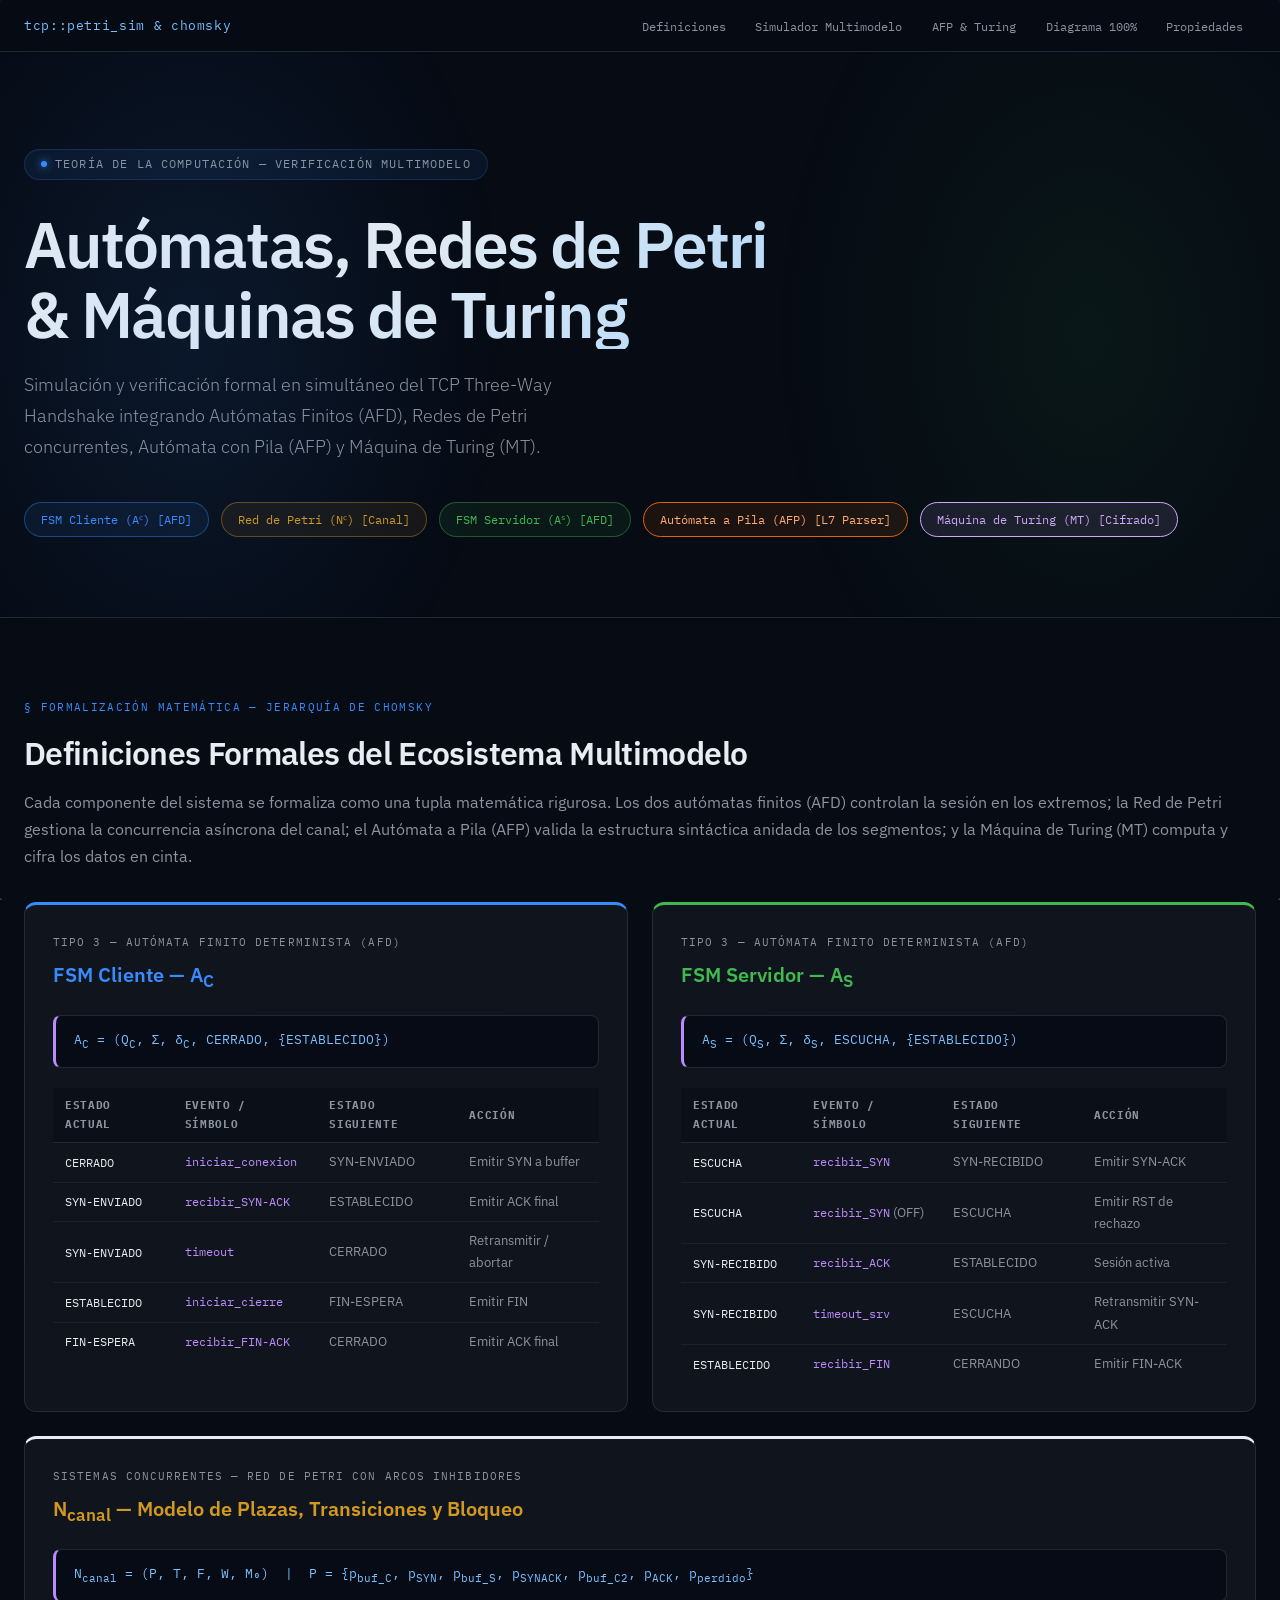
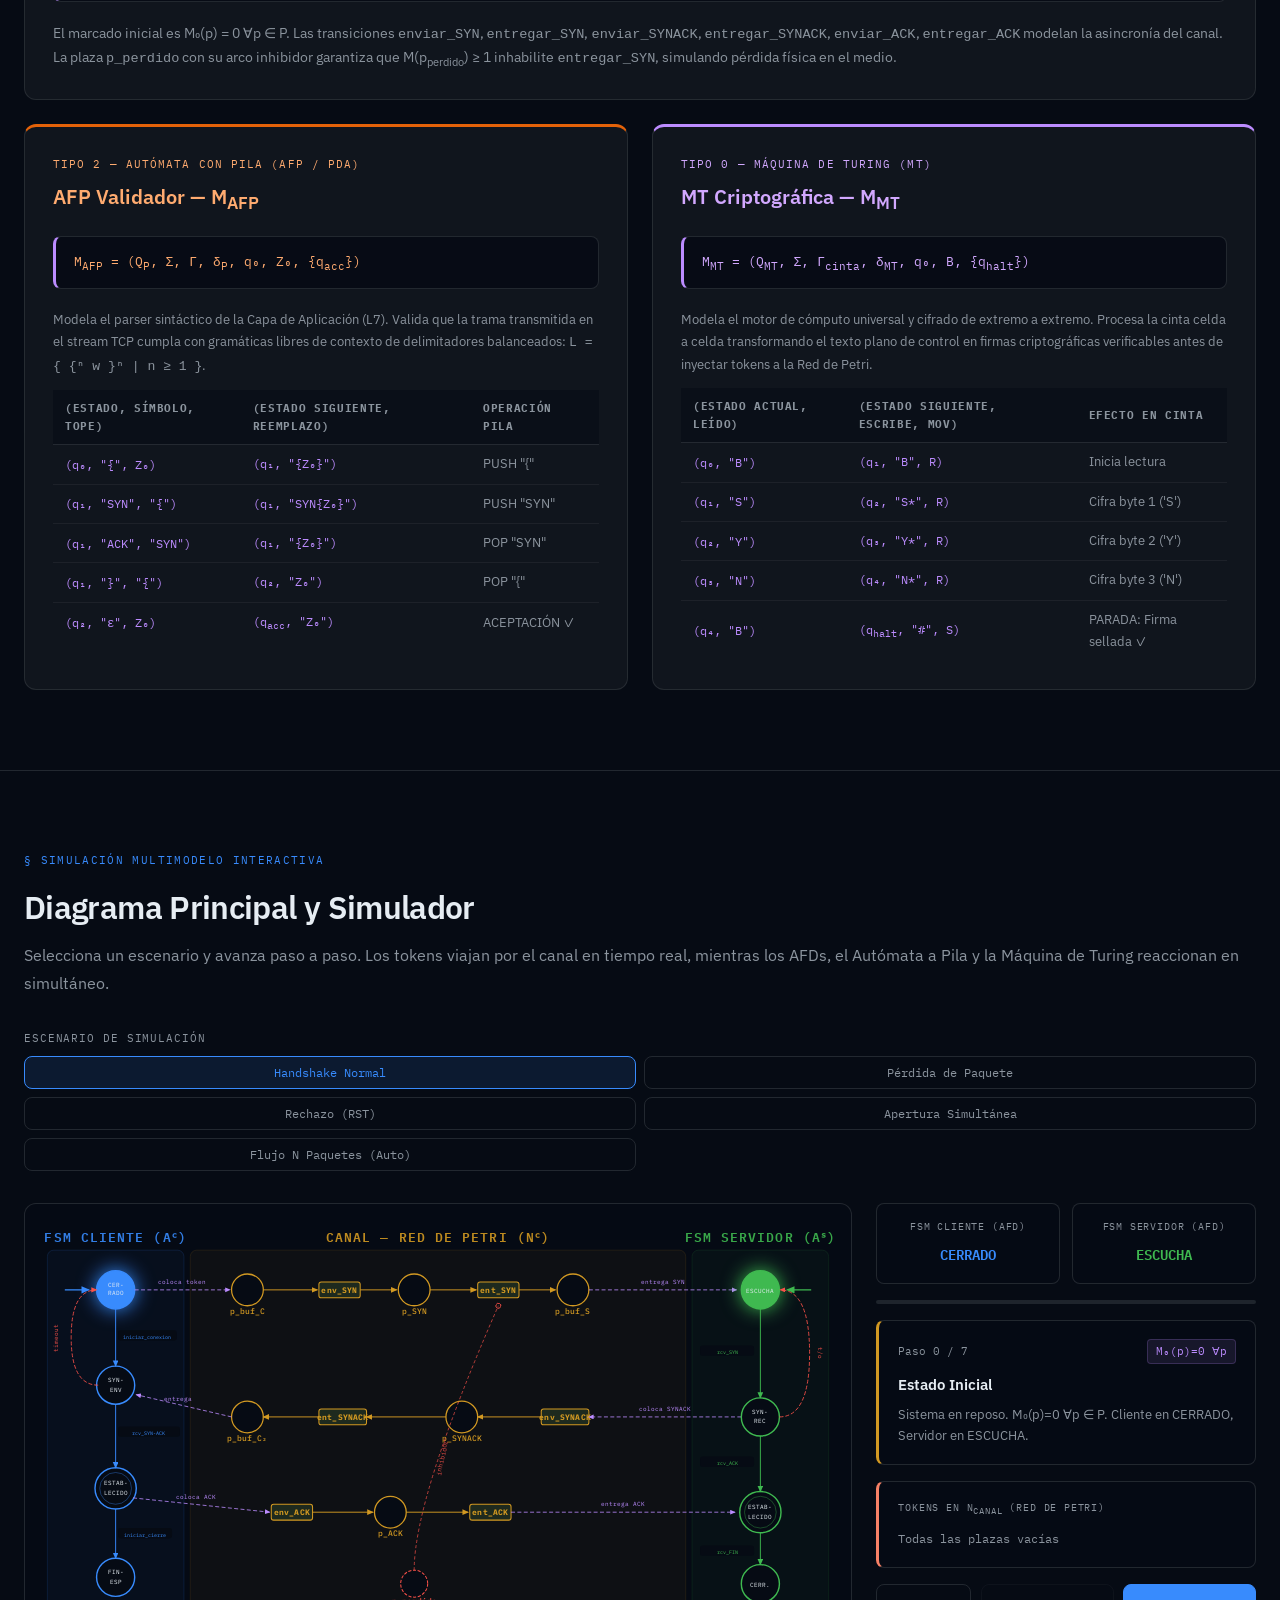
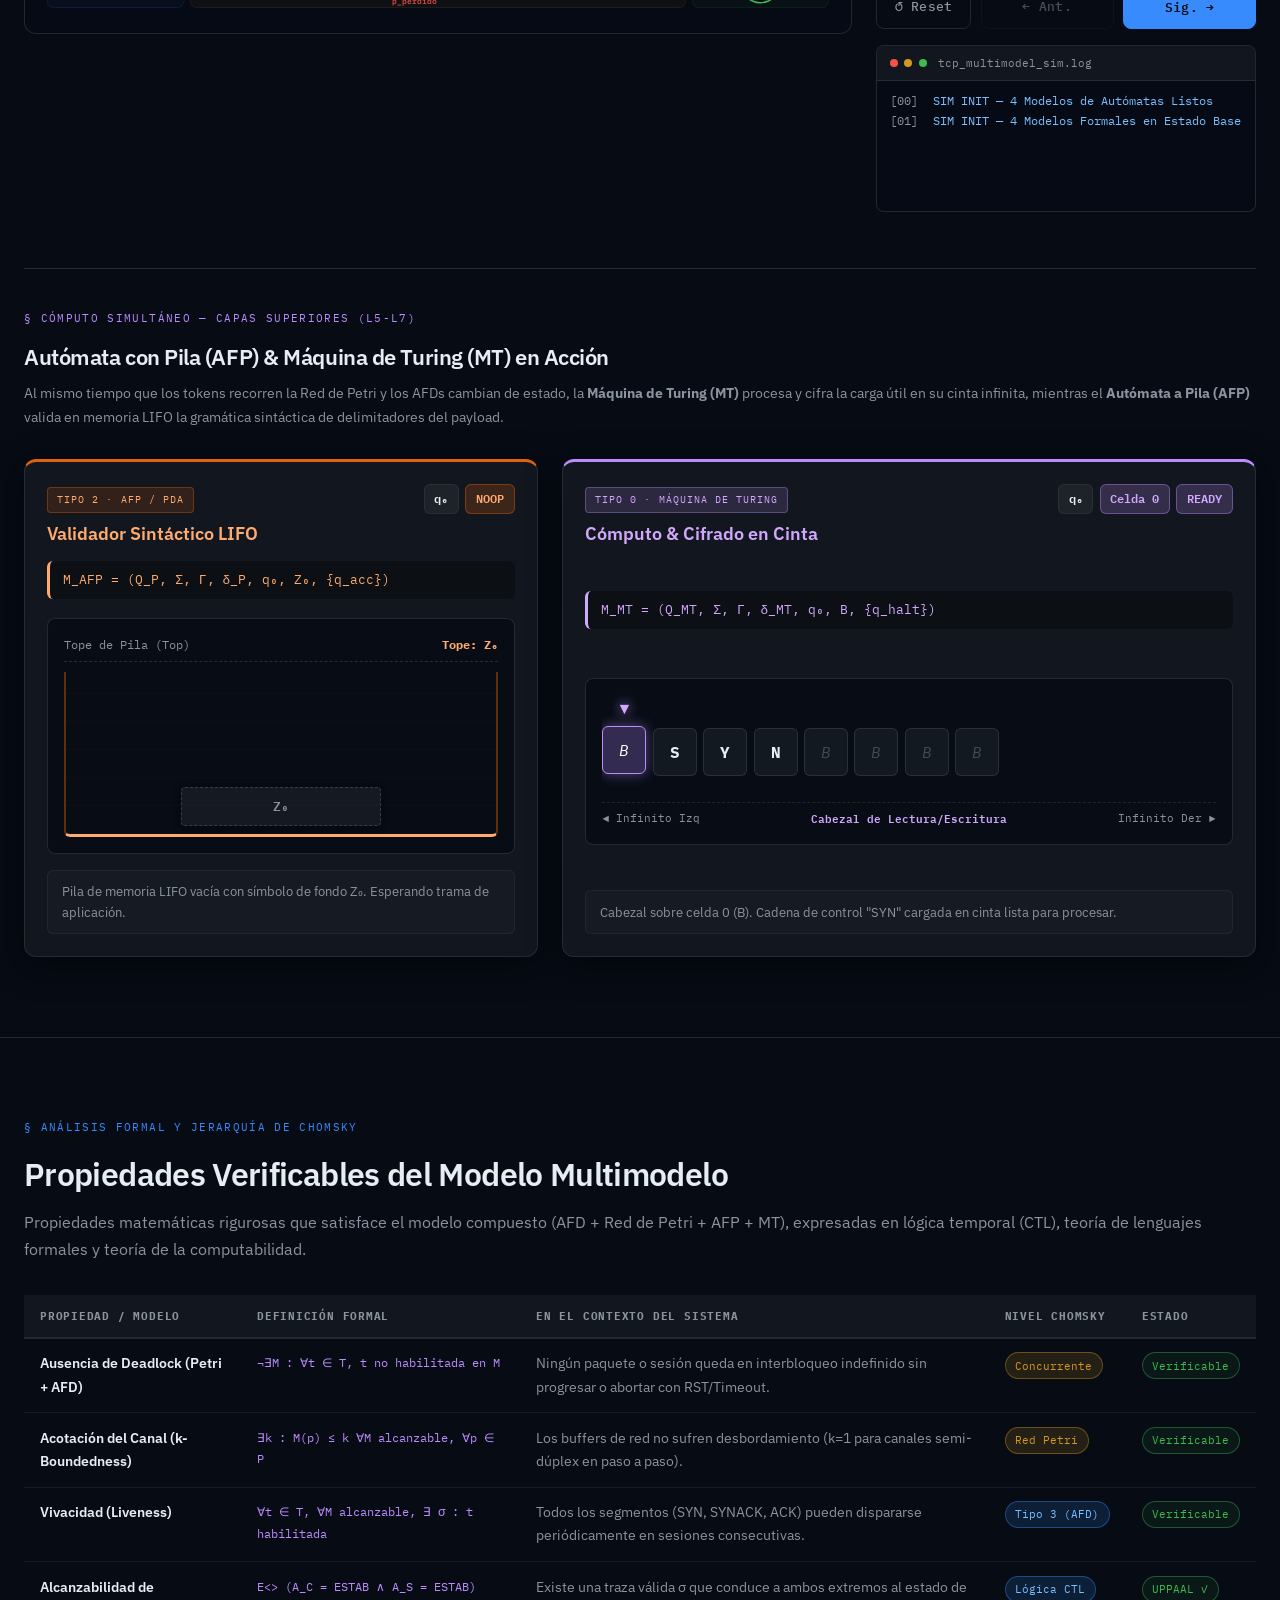
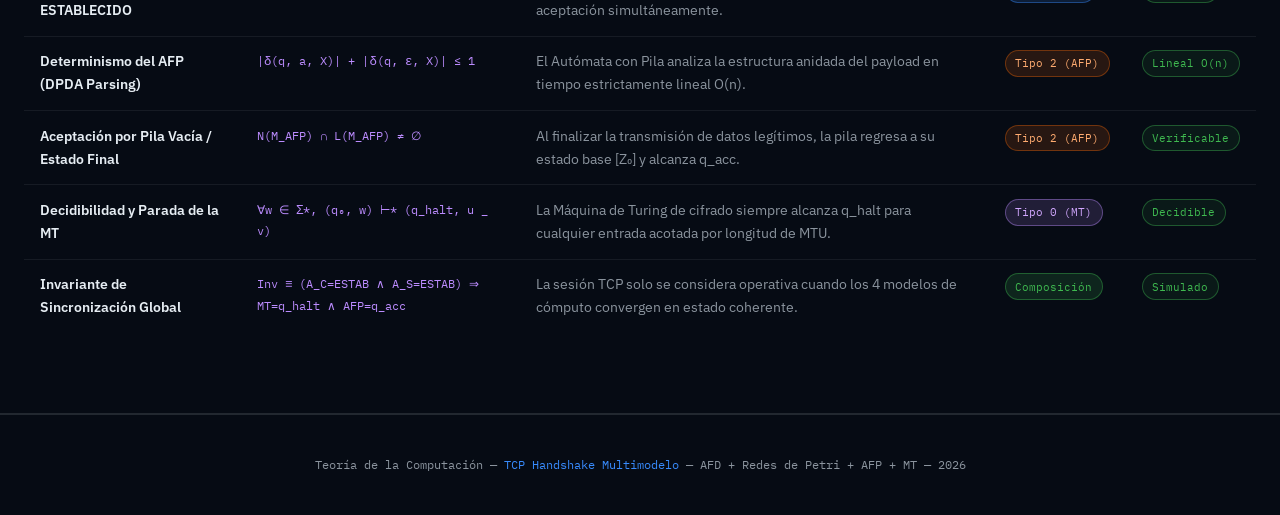
<file: index.html>
<!DOCTYPE html>
<html lang="es">

<head>
    <meta charset="UTF-8">
    <meta name="viewport" content="width=device-width, initial-scale=1.0">
    <meta name="description" content="Simulador interactivo de verificación formal del TCP Three-Way Handshake mediante Autómatas Finitos (AFD), Redes de Petri, Autómata a Pila (AFP) y Máquinas de Turing (MT) en simultáneo.">
    <meta name="keywords" content="Teoría de Autómatas, AFD, AFN, Redes de Petri, Autómata a Pila, Máquina de Turing, Jerarquía de Chomsky, TCP Handshake">
    <title>TCP Multimodelo — AFD, Petri, AFP y Turing</title>

    <!-- Google Fonts: IBM Plex -->
    <link rel="preconnect" href="https://fonts.googleapis.com">
    <link rel="preconnect" href="https://fonts.gstatic.com" crossorigin>
    <link href="https://fonts.googleapis.com/css2?family=IBM+Plex+Mono:wght@400;500;600&family=IBM+Plex+Sans:ital,wght@0,300;0,400;0,500;0,600;1,300&display=swap" rel="stylesheet">

    <!-- Estilos principales -->
    <link rel="stylesheet" href="styles.css">
</head>

<body>

    <!-- Fondo animado de partículas -->
    <canvas id="canvas-fondo" aria-hidden="true"></canvas>

    <!-- Contenedor raíz donde main.js inyecta los componentes -->
    <div id="app">
        <div class="loading-screen" id="loading-screen">
            <div class="loading-logo">
                <div class="loading-icon">
                    <svg width="48" height="48" viewBox="0 0 48 48" fill="none" xmlns="http://www.w3.org/2000/svg">
                        <circle cx="24" cy="24" r="22" stroke="#388bfd" stroke-width="2" stroke-dasharray="4 2"/>
                        <circle cx="24" cy="24" r="8" fill="#388bfd" opacity="0.3"/>
                        <circle cx="24" cy="24" r="4" fill="#388bfd"/>
                    </svg>
                </div>
                <span class="loading-texto">Inicializando Simulador Multimodelo</span>
                <div class="loading-barra">
                    <div class="loading-barra-fill"></div>
                </div>
            </div>
        </div>
    </div>

    <!-- Script de tooltips global -->
    <script src="tooltips.js"></script>
    <!-- Script principal (módulo ES6) -->
    <script type="module" src="main.js"></script>
</body>

</html>
</file>
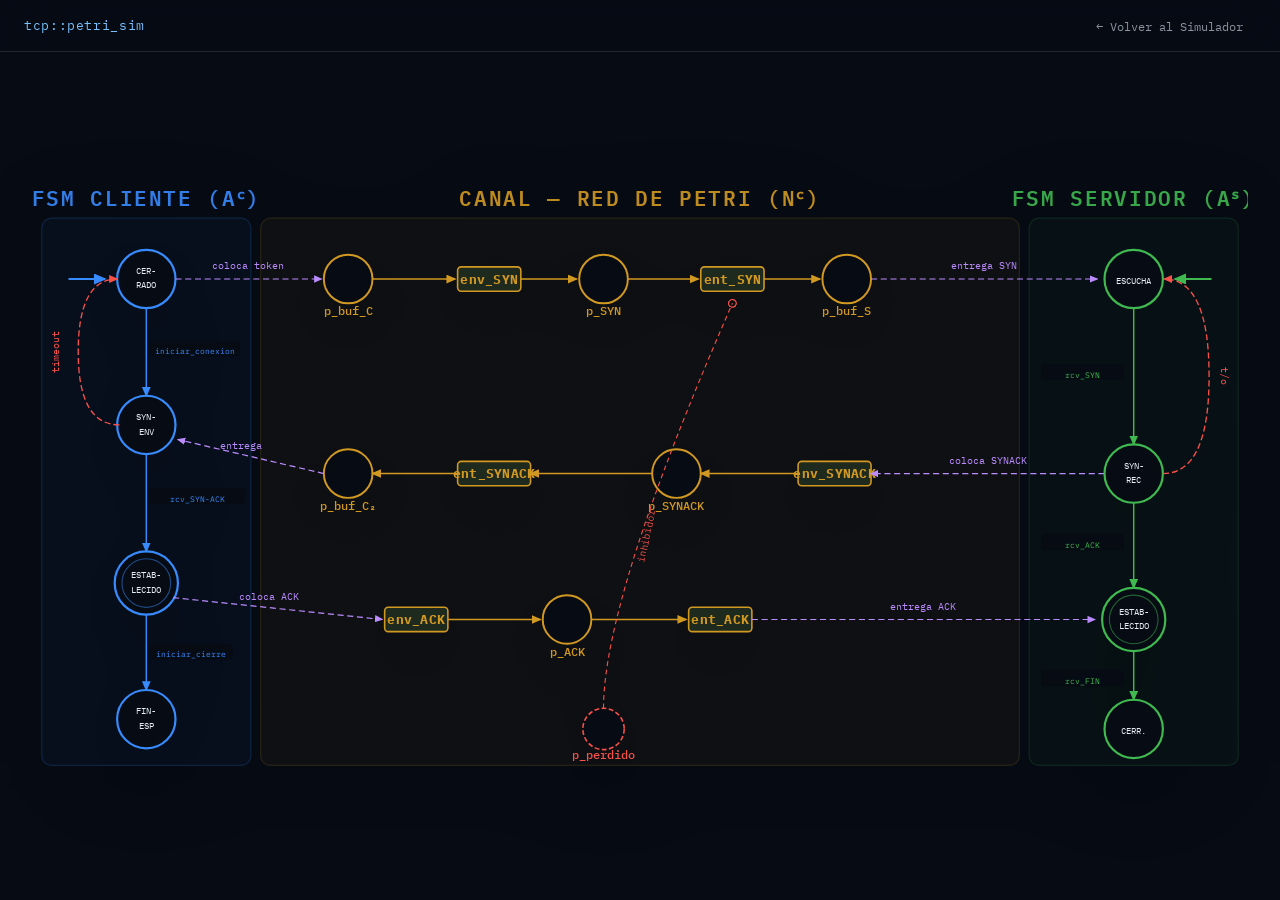
<file: diagrama.html>
<!doctype html>
<html lang="es">
  <head>
    <meta charset="UTF-8" />
    <meta name="viewport" content="width=device-width, initial-scale=1.0" />
    <title>Diagrama 100% — TCP Handshake Petri Net</title>
    <link
      href="https://fonts.googleapis.com/css2?family=IBM+Plex+Mono:wght@400;500;600&family=IBM+Plex+Sans:ital,wght@0,300;0,400;0,500;0,600;1,300&display=swap"
      rel="stylesheet"
    />
    <link rel="stylesheet" href="styles.css" />
    <style>
      body {
        margin: 0;
        padding: 0;
        background-color: var(--c-fondo);
        display: flex;
        flex-direction: column;
        min-height: 100vh;
        overflow-x: hidden;
      }
      .diagrama-full-layout {
        flex: 1;
        display: flex;
        align-items: center;
        justify-content: center;
        padding: 2rem;
        width: 100%;
        box-sizing: border-box;
      }
      /* Override specific dimensions for this view */
      .diagrama-full-layout svg {
        width: 100%;
        max-width: 1400px;
        height: auto;
        max-height: 90vh;
        filter: drop-shadow(0 20px 40px rgba(0, 0, 0, 0.4));
      }
    </style>
  </head>
  <body>
    <nav class="nav-sticky">
      <div class="contenedor nav-inner">
        <span class="nav-logo">tcp::petri_sim</span>
        <ul class="nav-links">
          <li><a href="index.html">← Volver al Simulador</a></li>
        </ul>
      </div>
    </nav>

    <div class="diagrama-full-layout" id="diagrama-container">
      <!-- El JS inyectará aquí el SVG para no duplicar código -->
    </div>

    <!-- Script de tooltips -->
    <script src="tooltips.js"></script>
    <script>
      // Cargar dinámicamente el SVG desde simulator-ui.html para evitar duplicación
      fetch("components/simulator-ui.html")
        .then((res) => res.text())
        .then((html) => {
          const parser = new DOMParser();
          const doc = parser.parseFromString(html, "text/html");
          const svg = doc.querySelector("svg");
          if (svg) {
            // Removemos el token animado ya que aquí es estático
            const token = svg.querySelector("#token-viajero");
            if (token) token.remove();

            document.getElementById("diagrama-container").appendChild(svg);

            // Inicializar los tooltips una vez inyectado el SVG
            initTooltips();
          }
        });
    </script>
  </body>
</html>
</file>
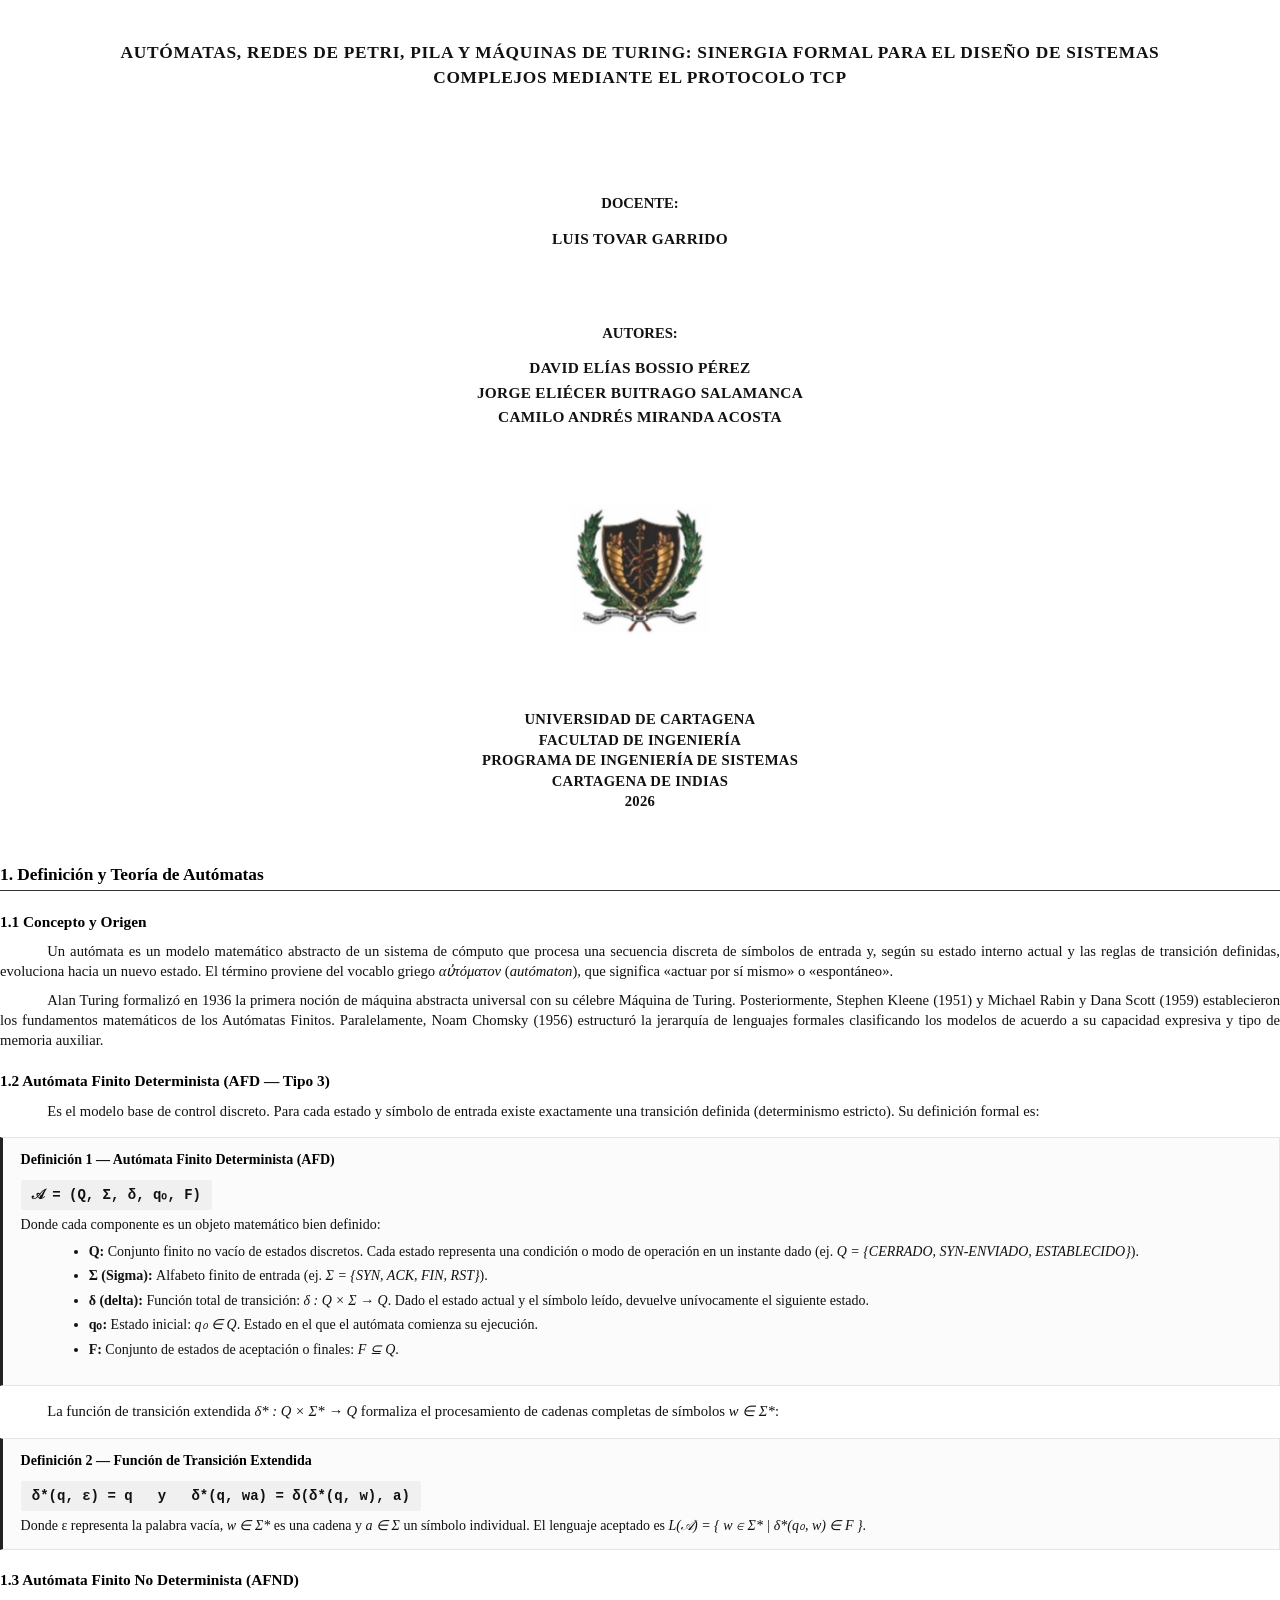
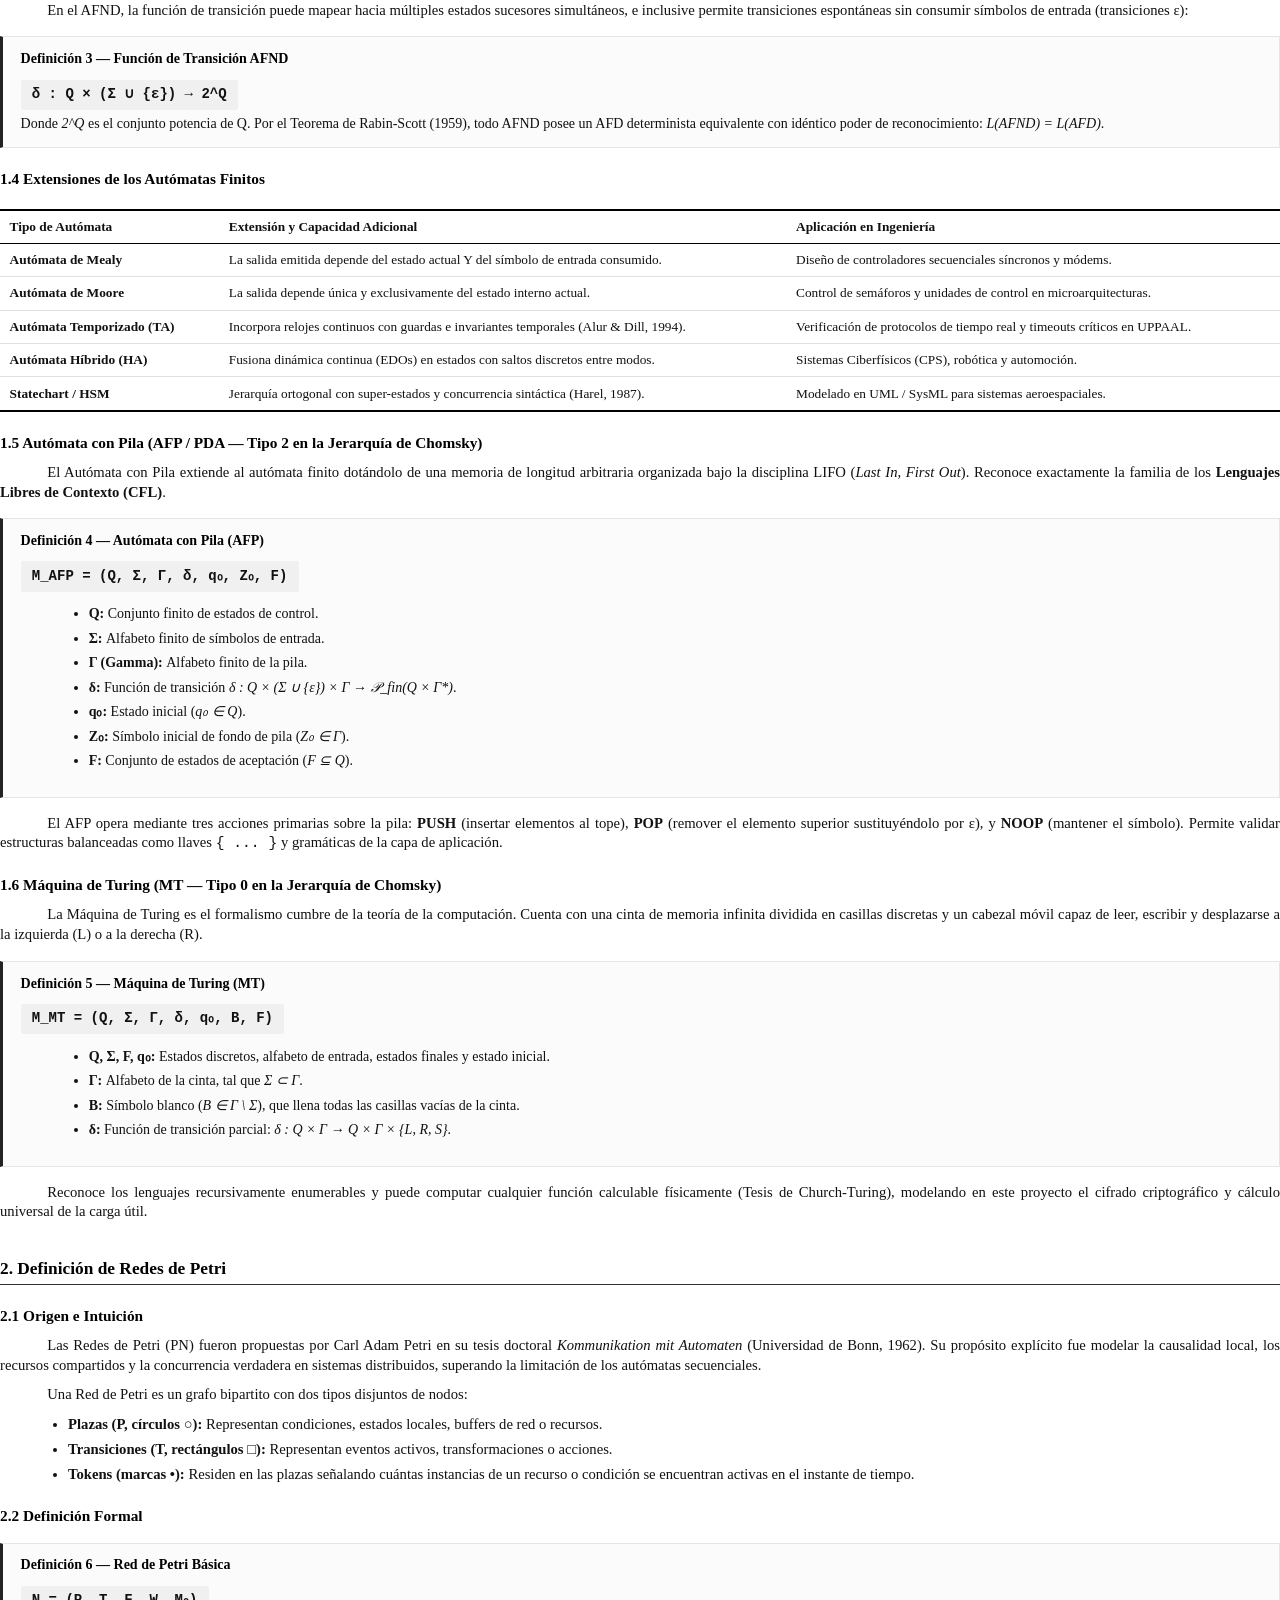
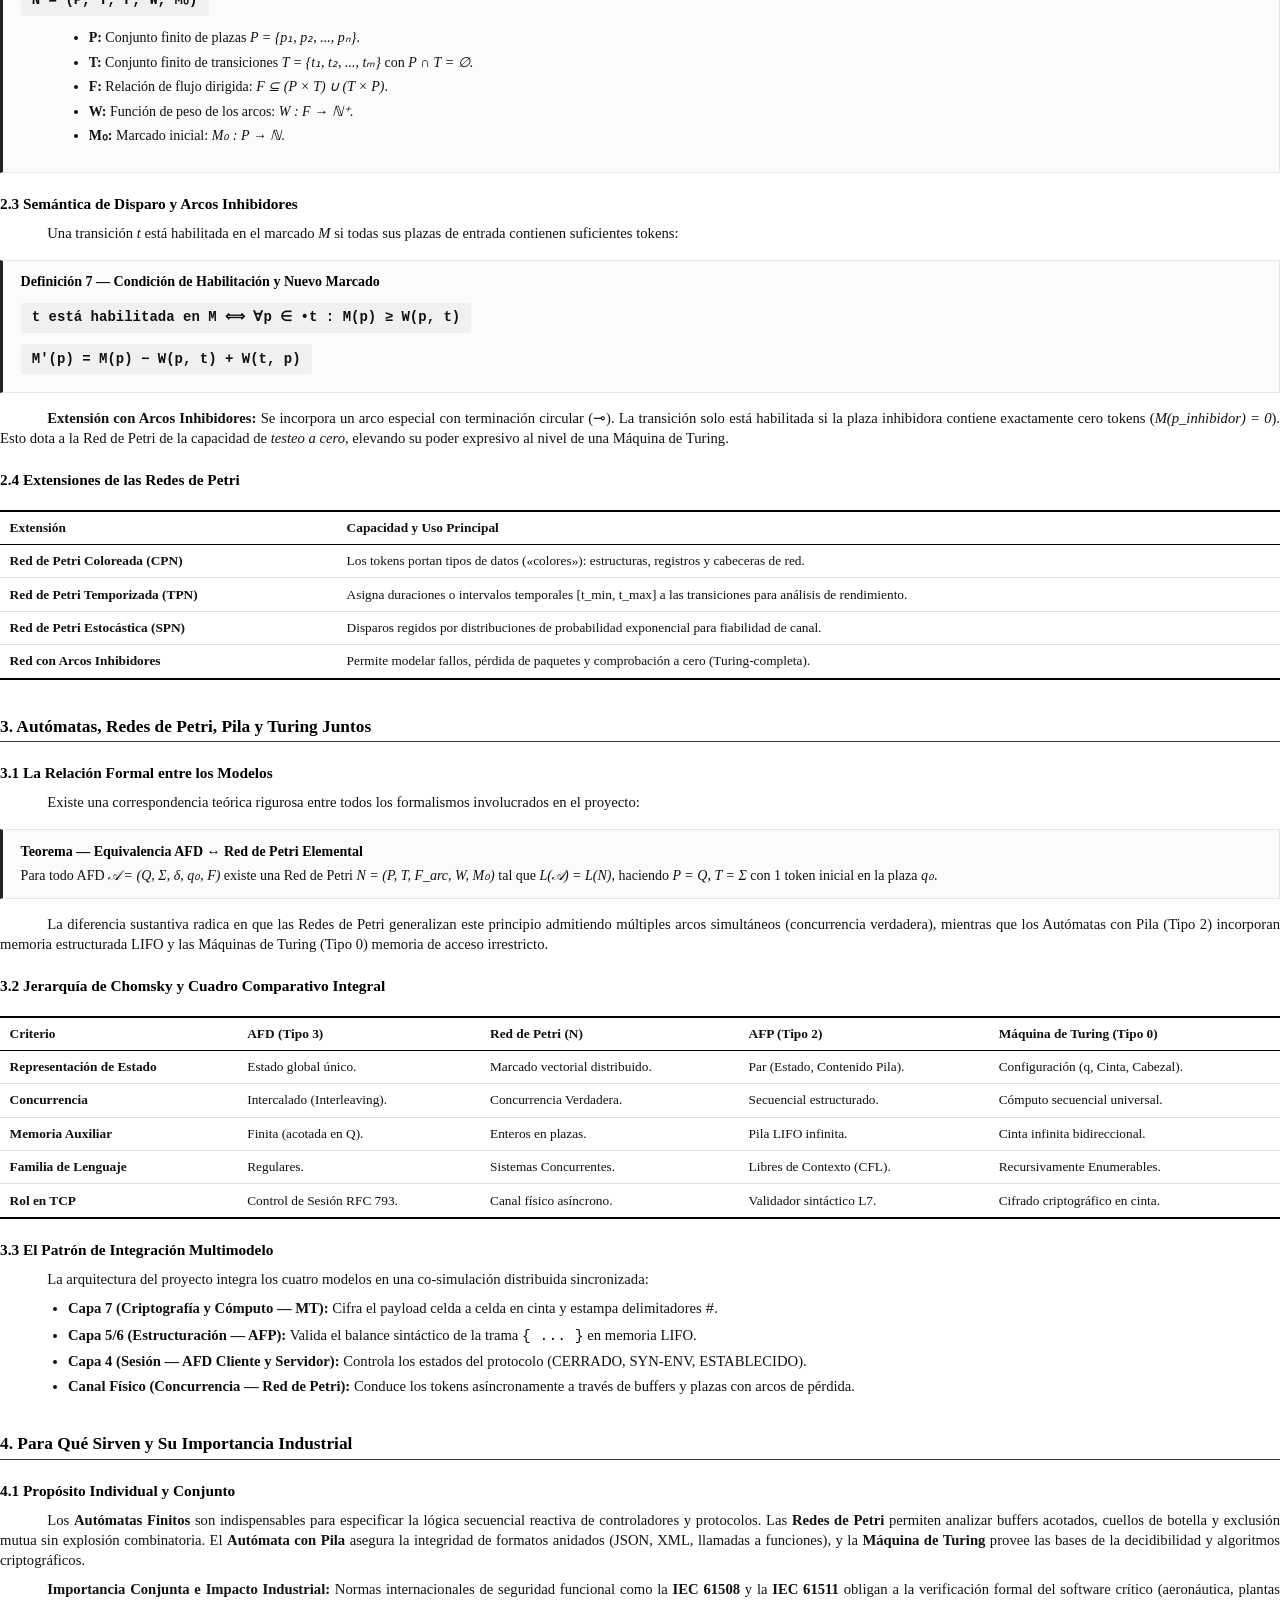
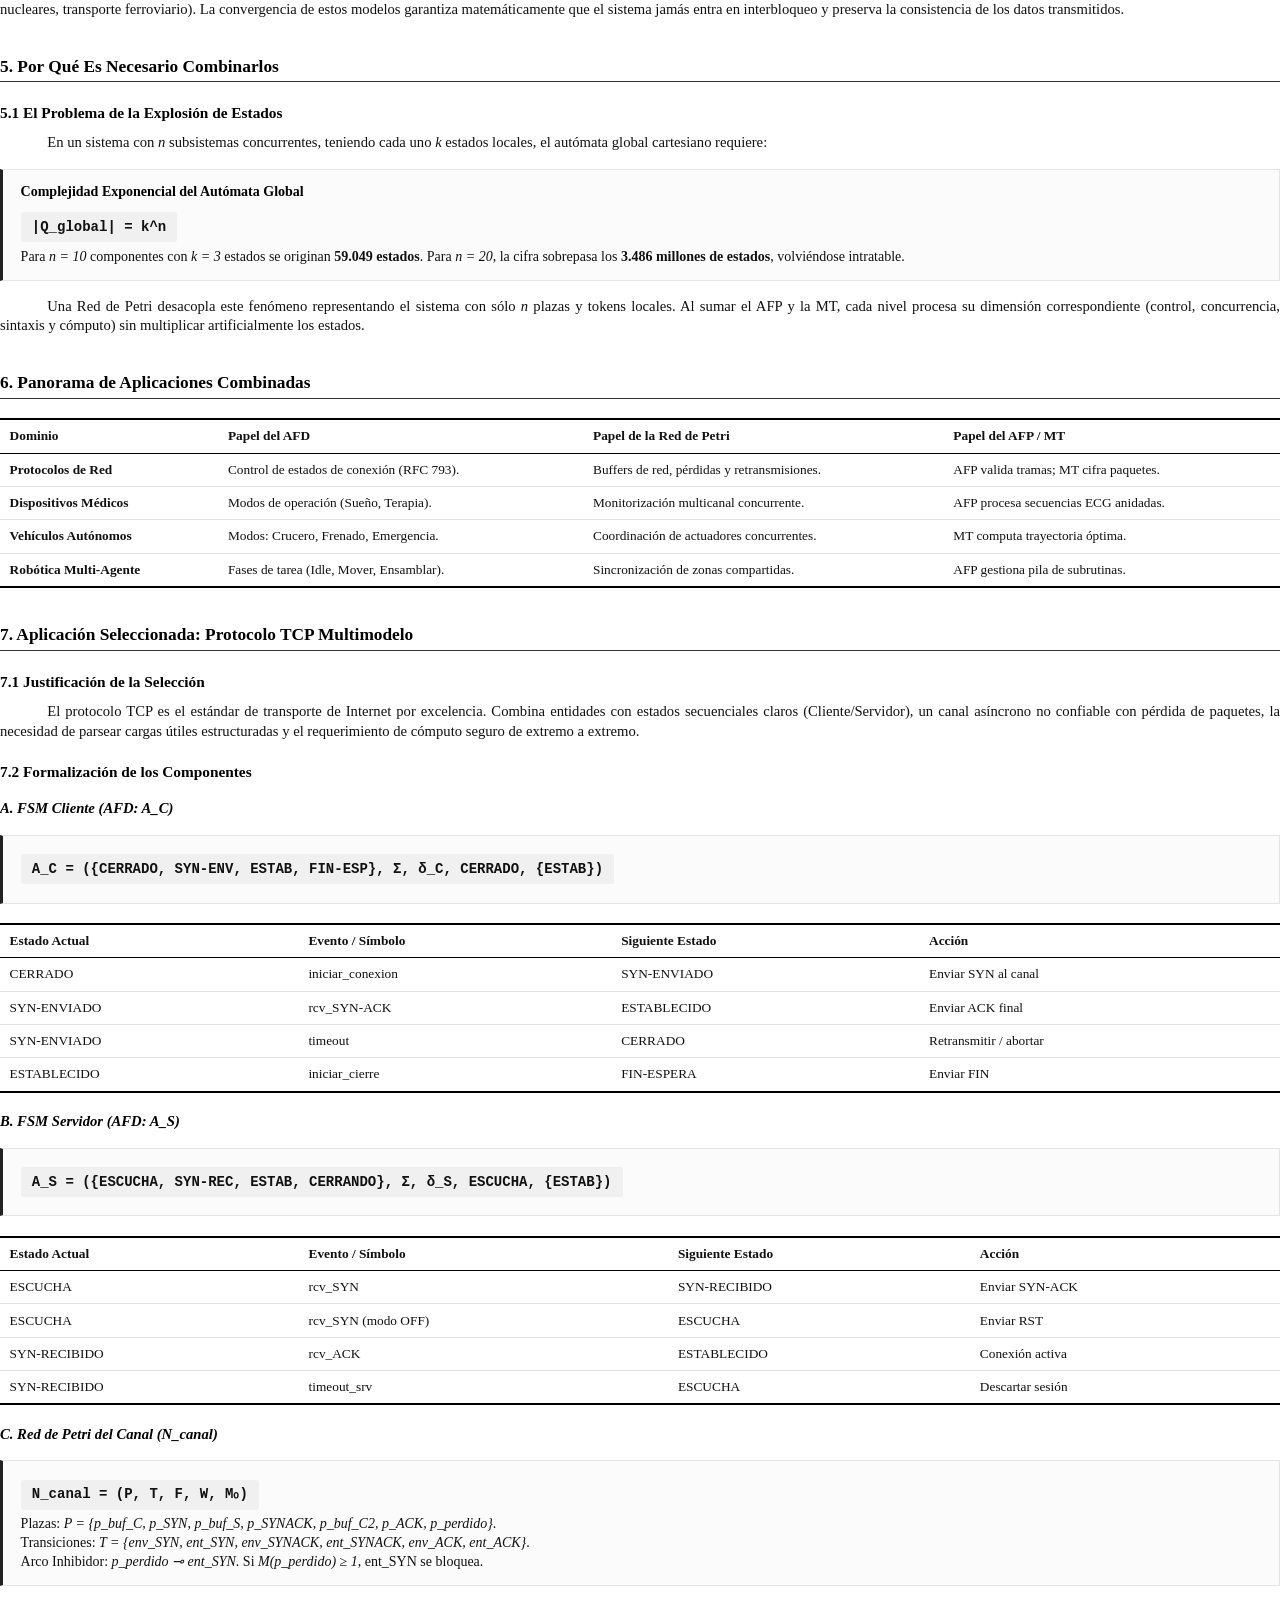
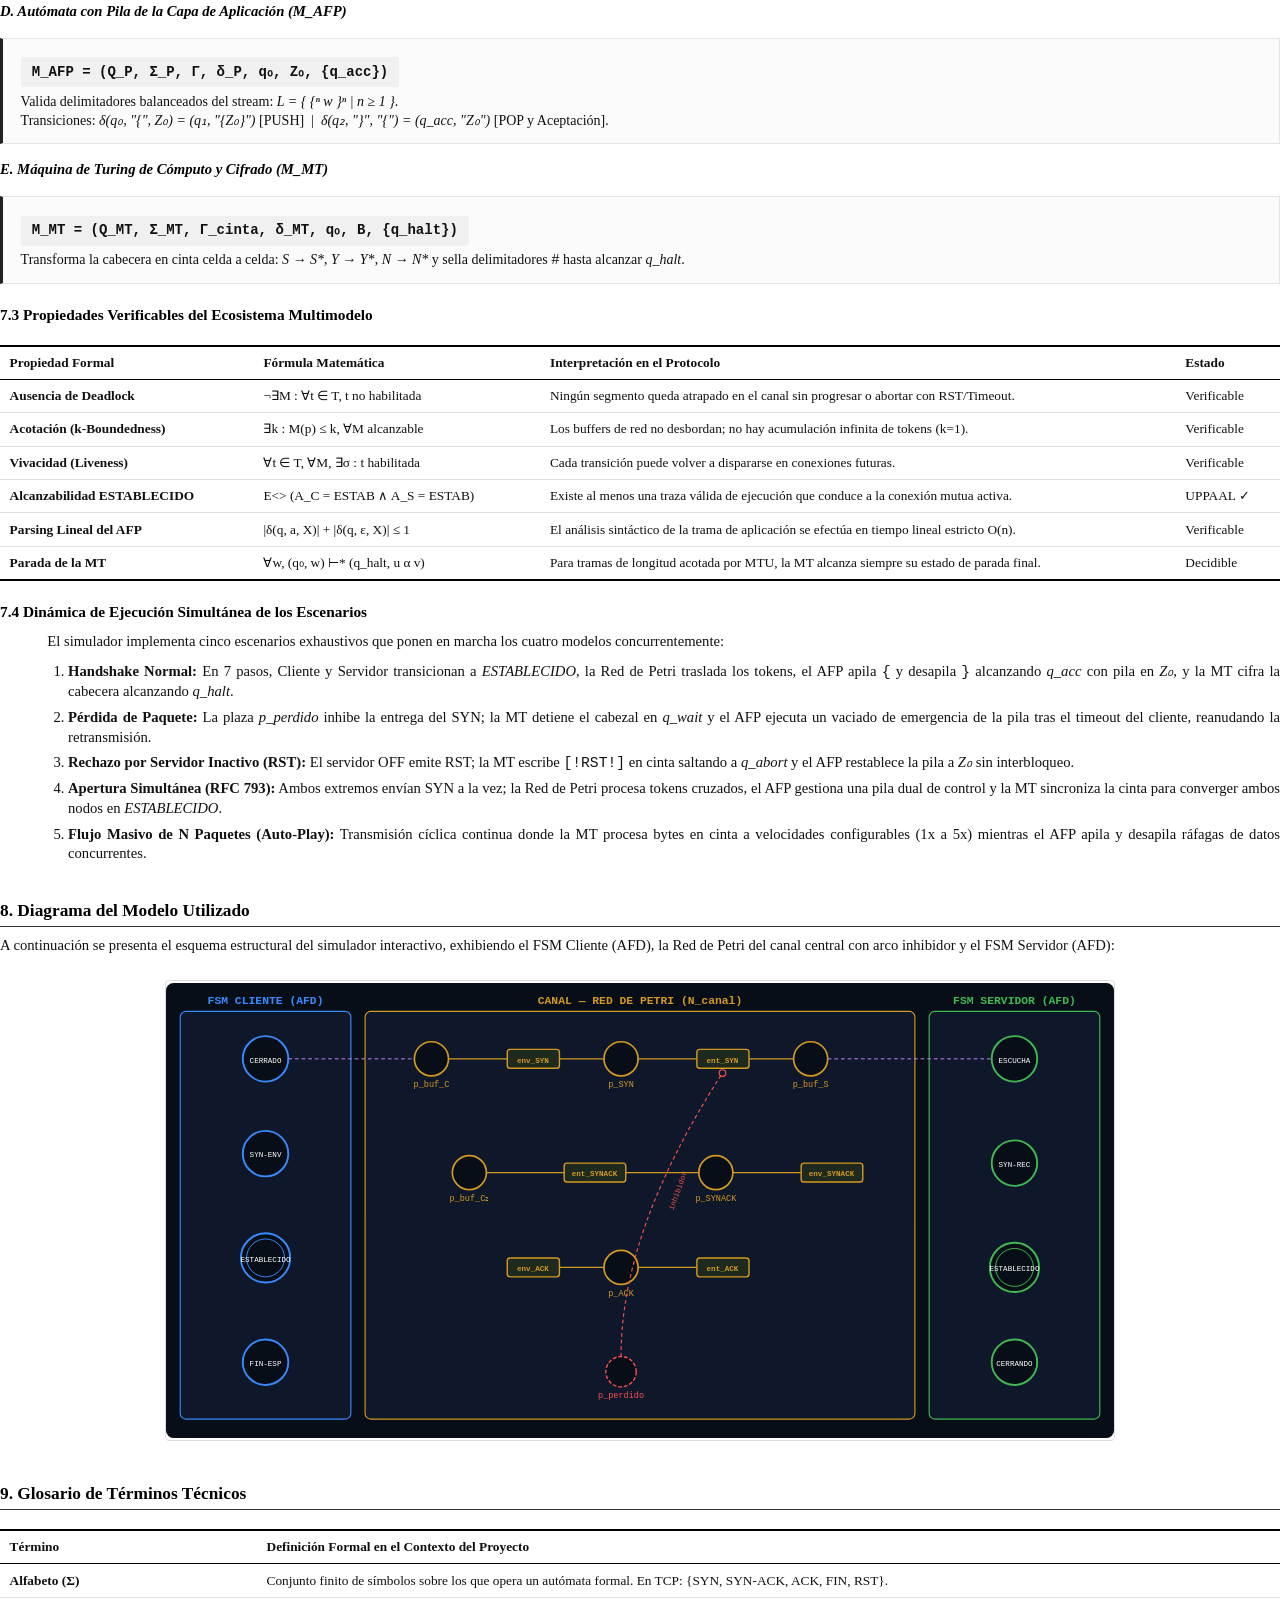
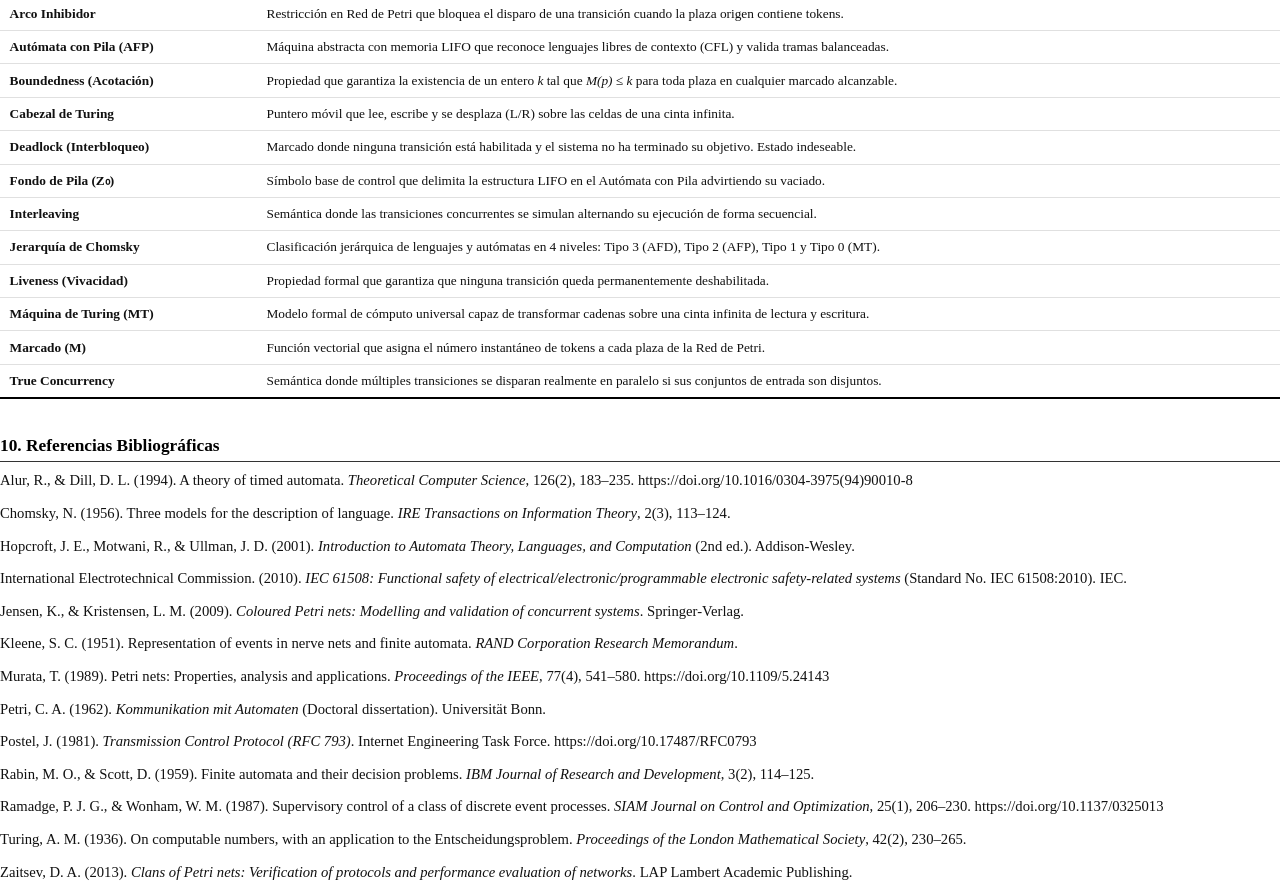
<file: ArchivosPDF/Documento_Academico_Imprimible.html>
<!DOCTYPE html>
<html lang="es">
<head>
  <meta charset="UTF-8">
  <title>Autómatas, Redes de Petri, Pila y Turing — Documentación Formal</title>
  <style>
    @page {
      size: letter;
      margin: 2.54cm;
      @bottom-right {
        content: counter(page);
      }
    }

    *, *::before, *::after {
      box-sizing: border-box;
    }

    body {
      font-family: "Times New Roman", Times, Georgia, serif;
      font-size: 11pt;
      line-height: 1.35;
      color: #111;
      background: #fff;
      margin: 0;
      padding: 0;
    }

    .pagina-portada {
      min-height: 92vh;
      display: flex;
      flex-direction: column;
      justify-content: space-between;
      align-items: center;
      text-align: center;
      page-break-after: always;
      padding: 2.5rem 0 1rem;
    }

    .titulo-portada {
      font-size: 13pt;
      font-weight: bold;
      text-transform: uppercase;
      letter-spacing: 0.04em;
      line-height: 1.45;
      max-width: 90%;
      margin-bottom: 2rem;
    }

    .bloque-docente {
      margin-top: 2rem;
    }

    .etiqueta-cargo {
      font-size: 11pt;
      font-weight: bold;
      text-transform: uppercase;
      margin-bottom: 0.8rem;
    }

    .nombre-persona {
      font-size: 11.5pt;
      font-weight: bold;
      text-transform: uppercase;
      letter-spacing: 0.02em;
      line-height: 1.6;
    }

    .bloque-autores {
      margin-top: 2rem;
    }

    .escudo-wrapper {
      margin: 2.2rem auto;
      max-width: 150px;
      display: flex;
      align-items: center;
      justify-content: center;
    }

    .escudo-wrapper img {
      max-width: 140px;
      height: auto;
      object-fit: contain;
    }

    .bloque-institucional {
      font-size: 11pt;
      font-weight: bold;
      text-transform: uppercase;
      line-height: 1.4;
      letter-spacing: 0.02em;
    }

    /* ─── ESTILOS DE CONTENIDO ─── */
    .contenido {
      text-align: justify;
    }

    h1, h2, h3, h4 {
      color: #000;
      font-weight: bold;
      margin-top: 1.6rem;
      margin-bottom: 0.5rem;
      page-break-after: avoid;
    }

    h1 {
      font-size: 13pt;
      border-bottom: 1px solid #333;
      padding-bottom: 0.2rem;
      margin-top: 2.2rem;
    }

    h2 {
      font-size: 11.5pt;
      margin-top: 1.3rem;
    }

    h3 {
      font-size: 11pt;
      font-style: italic;
      margin-top: 1rem;
    }

    p {
      margin: 0.6rem 0;
      text-indent: 1.25cm;
    }

    p.sin-sangria {
      text-indent: 0;
    }

    ul, ol {
      margin: 0.5rem 0 0.8rem 1.8cm;
      padding: 0;
    }

    li {
      margin-bottom: 0.35rem;
    }

    /* Cajas de Definición Formal */
    .caja-definicion {
      background: #fbfbfb;
      border-left: 3.5px solid #222;
      border-top: 1px solid #e5e5e5;
      border-right: 1px solid #e5e5e5;
      border-bottom: 1px solid #e5e5e5;
      padding: 0.8rem 1.1rem;
      margin: 1rem 0;
      font-size: 10.5pt;
      page-break-inside: avoid;
    }

    .caja-definicion .tit-def {
      font-weight: bold;
      margin-bottom: 0.3rem;
      display: block;
      color: #000;
    }

    .formula-linea {
      font-family: "Courier New", Courier, monospace;
      font-size: 10.5pt;
      font-weight: bold;
      background: #f0f0f0;
      padding: 0.35rem 0.7rem;
      border-radius: 3px;
      display: inline-block;
      margin: 0.35rem 0;
    }

    /* Tablas Estilo Académico Booktabs */
    table.tabla-academica {
      width: 100%;
      border-collapse: collapse;
      margin: 1.2rem 0;
      font-size: 10pt;
      page-break-inside: avoid;
    }

    table.tabla-academica th,
    table.tabla-academica td {
      padding: 0.45rem 0.6rem;
      text-align: left;
      vertical-align: top;
    }

    table.tabla-academica thead th {
      border-top: 1.5pt solid #000;
      border-bottom: 1pt solid #000;
      font-weight: bold;
    }

    table.tabla-academica tbody tr:last-child td {
      border-bottom: 1.5pt solid #000;
    }

    table.tabla-academica tbody tr td {
      border-bottom: 0.5pt solid #e0e0e0;
    }

    .salto-pagina {
      page-break-after: always;
    }

    .diagrama-contenedor {
      margin: 1.5rem 0;
      text-align: center;
      page-break-inside: avoid;
    }

    .diagrama-contenedor svg {
      max-width: 100%;
      height: auto;
      border: 1px solid #ddd;
      border-radius: 4px;
    }

    .referencias-lista p {
      text-indent: -1.25cm;
      margin-left: 1.25cm;
      margin-bottom: 0.8rem;
    }
  </style>
</head>
<body>

  <!-- ═══════════════════════════════════════════════════════════════════════ -->
  <!-- PORTADA OFICIAL (IDÉNTICA A LA PÁGINA 1 DEL DOCUMENTO DE BASE)         -->
  <!-- ═══════════════════════════════════════════════════════════════════════ -->
  <div class="pagina-portada">
    <div class="titulo-portada">
      AUTÓMATAS, REDES DE PETRI, PILA Y MÁQUINAS DE TURING: SINERGIA FORMAL PARA EL DISEÑO DE SISTEMAS COMPLEJOS MEDIANTE EL PROTOCOLO TCP
    </div>

    <div class="bloque-docente">
      <div class="etiqueta-cargo">DOCENTE:</div>
      <div class="nombre-persona">LUIS TOVAR GARRIDO</div>
    </div>

    <div class="bloque-autores">
      <div class="etiqueta-cargo">AUTORES:</div>
      <div class="nombre-persona">DAVID ELÍAS BOSSIO PÉREZ</div>
      <div class="nombre-persona">JORGE ELIÉCER BUITRAGO SALAMANCA</div>
      <div class="nombre-persona">CAMILO ANDRÉS MIRANDA ACOSTA</div>
    </div>

    <!-- Escudo Oficial Universidad de Cartagena -->
    <div class="escudo-wrapper">
      <img src="escudo_universidad_cartagena.jpeg" alt="Escudo Universidad de Cartagena">
    </div>

    <div class="bloque-institucional">
      UNIVERSIDAD DE CARTAGENA<br>
      FACULTAD DE INGENIERÍA<br>
      PROGRAMA DE INGENIERÍA DE SISTEMAS<br>
      CARTAGENA DE INDIAS<br>
      2026
    </div>
  </div>

  <!-- ═══════════════════════════════════════════════════════════════════════ -->
  <!-- CUERPO DE LA DOCUMENTACIÓN TÉCNICA                                      -->
  <!-- ═══════════════════════════════════════════════════════════════════════ -->
  <div class="contenido">

    <h1>1. Definición y Teoría de Autómatas</h1>

    <h2>1.1 Concepto y Origen</h2>
    <p>
      Un autómata es un modelo matemático abstracto de un sistema de cómputo que procesa una secuencia discreta de símbolos de entrada y, según su estado interno actual y las reglas de transición definidas, evoluciona hacia un nuevo estado. El término proviene del vocablo griego <em>αὐτόματον</em> (<em>autómaton</em>), que significa «actuar por sí mismo» o «espontáneo».
    </p>
    <p>
      Alan Turing formalizó en 1936 la primera noción de máquina abstracta universal con su célebre Máquina de Turing. Posteriormente, Stephen Kleene (1951) y Michael Rabin y Dana Scott (1959) establecieron los fundamentos matemáticos de los Autómatas Finitos. Paralelamente, Noam Chomsky (1956) estructuró la jerarquía de lenguajes formales clasificando los modelos de acuerdo a su capacidad expresiva y tipo de memoria auxiliar.
    </p>

    <h2>1.2 Autómata Finito Determinista (AFD — Tipo 3)</h2>
    <p>
      Es el modelo base de control discreto. Para cada estado y símbolo de entrada existe exactamente una transición definida (determinismo estricto). Su definición formal es:
    </p>

    <div class="caja-definicion">
      <span class="tit-def">Definición 1 — Autómata Finito Determinista (AFD)</span>
      <span class="formula-linea">𝒜 = (Q, Σ, δ, q₀, F)</span><br>
      Donde cada componente es un objeto matemático bien definido:
      <ul>
        <li><strong>Q:</strong> Conjunto finito no vacío de estados discretos. Cada estado representa una condición o modo de operación en un instante dado (ej. <em>Q = {CERRADO, SYN-ENVIADO, ESTABLECIDO}</em>).</li>
        <li><strong>Σ (Sigma):</strong> Alfabeto finito de entrada (ej. <em>Σ = {SYN, ACK, FIN, RST}</em>).</li>
        <li><strong>δ (delta):</strong> Función total de transición: <em>δ : Q × Σ → Q</em>. Dado el estado actual y el símbolo leído, devuelve unívocamente el siguiente estado.</li>
        <li><strong>q₀:</strong> Estado inicial: <em>q₀ ∈ Q</em>. Estado en el que el autómata comienza su ejecución.</li>
        <li><strong>F:</strong> Conjunto de estados de aceptación o finales: <em>F ⊆ Q</em>.</li>
      </ul>
    </div>

    <p>
      La función de transición extendida <em>δ* : Q × Σ* → Q</em> formaliza el procesamiento de cadenas completas de símbolos <em>w ∈ Σ*</em>:
    </p>
    <div class="caja-definicion">
      <span class="tit-def">Definición 2 — Función de Transición Extendida</span>
      <span class="formula-linea">δ*(q, ε) = q &nbsp;&nbsp;y&nbsp;&nbsp; δ*(q, wa) = δ(δ*(q, w), a)</span><br>
      Donde ε representa la palabra vacía, <em>w ∈ Σ*</em> es una cadena y <em>a ∈ Σ</em> un símbolo individual. El lenguaje aceptado es <em>L(𝒜) = { w ∈ Σ* | δ*(q₀, w) ∈ F }</em>.
    </div>

    <h2>1.3 Autómata Finito No Determinista (AFND)</h2>
    <p>
      En el AFND, la función de transición puede mapear hacia múltiples estados sucesores simultáneos, e inclusive permite transiciones espontáneas sin consumir símbolos de entrada (transiciones ε):
    </p>
    <div class="caja-definicion">
      <span class="tit-def">Definición 3 — Función de Transición AFND</span>
      <span class="formula-linea">δ : Q × (Σ ∪ {ε}) → 2^Q</span><br>
      Donde <em>2^Q</em> es el conjunto potencia de Q. Por el Teorema de Rabin-Scott (1959), todo AFND posee un AFD determinista equivalente con idéntico poder de reconocimiento: <em>L(AFND) = L(AFD)</em>.
    </div>

    <h2>1.4 Extensiones de los Autómatas Finitos</h2>
    <table class="tabla-academica">
      <thead>
        <tr>
          <th>Tipo de Autómata</th>
          <th>Extensión y Capacidad Adicional</th>
          <th>Aplicación en Ingeniería</th>
        </tr>
      </thead>
      <tbody>
        <tr>
          <td><strong>Autómata de Mealy</strong></td>
          <td>La salida emitida depende del estado actual Y del símbolo de entrada consumido.</td>
          <td>Diseño de controladores secuenciales síncronos y módems.</td>
        </tr>
        <tr>
          <td><strong>Autómata de Moore</strong></td>
          <td>La salida depende única y exclusivamente del estado interno actual.</td>
          <td>Control de semáforos y unidades de control en microarquitecturas.</td>
        </tr>
        <tr>
          <td><strong>Autómata Temporizado (TA)</strong></td>
          <td>Incorpora relojes continuos con guardas e invariantes temporales (Alur & Dill, 1994).</td>
          <td>Verificación de protocolos de tiempo real y timeouts críticos en UPPAAL.</td>
        </tr>
        <tr>
          <td><strong>Autómata Híbrido (HA)</strong></td>
          <td>Fusiona dinámica continua (EDOs) en estados con saltos discretos entre modos.</td>
          <td>Sistemas Ciberfísicos (CPS), robótica y automoción.</td>
        </tr>
        <tr>
          <td><strong>Statechart / HSM</strong></td>
          <td>Jerarquía ortogonal con super-estados y concurrencia sintáctica (Harel, 1987).</td>
          <td>Modelado en UML / SysML para sistemas aeroespaciales.</td>
        </tr>
      </tbody>
    </table>

    <h2>1.5 Autómata con Pila (AFP / PDA — Tipo 2 en la Jerarquía de Chomsky)</h2>
    <p>
      El Autómata con Pila extiende al autómata finito dotándolo de una memoria de longitud arbitraria organizada bajo la disciplina LIFO (<em>Last In, First Out</em>). Reconoce exactamente la familia de los <strong>Lenguajes Libres de Contexto (CFL)</strong>.
    </p>
    <div class="caja-definicion">
      <span class="tit-def">Definición 4 — Autómata con Pila (AFP)</span>
      <span class="formula-linea">M_AFP = (Q, Σ, Γ, δ, q₀, Z₀, F)</span>
      <ul>
        <li><strong>Q:</strong> Conjunto finito de estados de control.</li>
        <li><strong>Σ:</strong> Alfabeto finito de símbolos de entrada.</li>
        <li><strong>Γ (Gamma):</strong> Alfabeto finito de la pila.</li>
        <li><strong>δ:</strong> Función de transición <em>δ : Q × (Σ ∪ {ε}) × Γ → 𝒫_fin(Q × Γ*)</em>.</li>
        <li><strong>q₀:</strong> Estado inicial (<em>q₀ ∈ Q</em>).</li>
        <li><strong>Z₀:</strong> Símbolo inicial de fondo de pila (<em>Z₀ ∈ Γ</em>).</li>
        <li><strong>F:</strong> Conjunto de estados de aceptación (<em>F ⊆ Q</em>).</li>
      </ul>
    </div>
    <p>
      El AFP opera mediante tres acciones primarias sobre la pila: <strong>PUSH</strong> (insertar elementos al tope), <strong>POP</strong> (remover el elemento superior sustituyéndolo por ε), y <strong>NOOP</strong> (mantener el símbolo). Permite validar estructuras balanceadas como llaves <code>{ ... }</code> y gramáticas de la capa de aplicación.
    </p>

    <h2>1.6 Máquina de Turing (MT — Tipo 0 en la Jerarquía de Chomsky)</h2>
    <p>
      La Máquina de Turing es el formalismo cumbre de la teoría de la computación. Cuenta con una cinta de memoria infinita dividida en casillas discretas y un cabezal móvil capaz de leer, escribir y desplazarse a la izquierda (L) o a la derecha (R).
    </p>
    <div class="caja-definicion">
      <span class="tit-def">Definición 5 — Máquina de Turing (MT)</span>
      <span class="formula-linea">M_MT = (Q, Σ, Γ, δ, q₀, B, F)</span>
      <ul>
        <li><strong>Q, Σ, F, q₀:</strong> Estados discretos, alfabeto de entrada, estados finales y estado inicial.</li>
        <li><strong>Γ:</strong> Alfabeto de la cinta, tal que <em>Σ ⊂ Γ</em>.</li>
        <li><strong>B:</strong> Símbolo blanco (<em>B ∈ Γ \ Σ</em>), que llena todas las casillas vacías de la cinta.</li>
        <li><strong>δ:</strong> Función de transición parcial: <em>δ : Q × Γ → Q × Γ × {L, R, S}</em>.</li>
      </ul>
    </div>
    <p>
      Reconoce los lenguajes recursivamente enumerables y puede computar cualquier función calculable físicamente (Tesis de Church-Turing), modelando en este proyecto el cifrado criptográfico y cálculo universal de la carga útil.
    </p>

    <div class="salto-pagina"></div>

    <h1>2. Definición de Redes de Petri</h1>

    <h2>2.1 Origen e Intuición</h2>
    <p>
      Las Redes de Petri (PN) fueron propuestas por Carl Adam Petri en su tesis doctoral <em>Kommunikation mit Automaten</em> (Universidad de Bonn, 1962). Su propósito explícito fue modelar la causalidad local, los recursos compartidos y la concurrencia verdadera en sistemas distribuidos, superando la limitación de los autómatas secuenciales.
    </p>
    <p>
      Una Red de Petri es un grafo bipartito con dos tipos disjuntos de nodos:
    </p>
    <ul>
      <li><strong>Plazas (P, círculos ○):</strong> Representan condiciones, estados locales, buffers de red o recursos.</li>
      <li><strong>Transiciones (T, rectángulos □):</strong> Representan eventos activos, transformaciones o acciones.</li>
      <li><strong>Tokens (marcas •):</strong> Residen en las plazas señalando cuántas instancias de un recurso o condición se encuentran activas en el instante de tiempo.</li>
    </ul>

    <h2>2.2 Definición Formal</h2>
    <div class="caja-definicion">
      <span class="tit-def">Definición 6 — Red de Petri Básica</span>
      <span class="formula-linea">N = (P, T, F, W, M₀)</span>
      <ul>
        <li><strong>P:</strong> Conjunto finito de plazas <em>P = {p₁, p₂, ..., pₙ}</em>.</li>
        <li><strong>T:</strong> Conjunto finito de transiciones <em>T = {t₁, t₂, ..., tₘ}</em> con <em>P ∩ T = ∅</em>.</li>
        <li><strong>F:</strong> Relación de flujo dirigida: <em>F ⊆ (P × T) ∪ (T × P)</em>.</li>
        <li><strong>W:</strong> Función de peso de los arcos: <em>W : F → ℕ⁺</em>.</li>
        <li><strong>M₀:</strong> Marcado inicial: <em>M₀ : P → ℕ</em>.</li>
      </ul>
    </div>

    <h2>2.3 Semántica de Disparo y Arcos Inhibidores</h2>
    <p>
      Una transición <em>t</em> está habilitada en el marcado <em>M</em> si todas sus plazas de entrada contienen suficientes tokens:
    </p>
    <div class="caja-definicion">
      <span class="tit-def">Definición 7 — Condición de Habilitación y Nuevo Marcado</span>
      <span class="formula-linea">t está habilitada en M ⟺ ∀p ∈ •t : M(p) ≥ W(p, t)</span><br>
      <span class="formula-linea">M'(p) = M(p) − W(p, t) + W(t, p)</span>
    </div>
    <p>
      <strong>Extensión con Arcos Inhibidores:</strong> Se incorpora un arco especial con terminación circular (⊸). La transición solo está habilitada si la plaza inhibidora contiene exactamente cero tokens (<em>M(p_inhibidor) = 0</em>). Esto dota a la Red de Petri de la capacidad de <em>testeo a cero</em>, elevando su poder expresivo al nivel de una Máquina de Turing.
    </p>

    <h2>2.4 Extensiones de las Redes de Petri</h2>
    <table class="tabla-academica">
      <thead>
        <tr>
          <th>Extensión</th>
          <th>Capacidad y Uso Principal</th>
        </tr>
      </thead>
      <tbody>
        <tr>
          <td><strong>Red de Petri Coloreada (CPN)</strong></td>
          <td>Los tokens portan tipos de datos («colores»): estructuras, registros y cabeceras de red.</td>
        </tr>
        <tr>
          <td><strong>Red de Petri Temporizada (TPN)</strong></td>
          <td>Asigna duraciones o intervalos temporales [t_min, t_max] a las transiciones para análisis de rendimiento.</td>
        </tr>
        <tr>
          <td><strong>Red de Petri Estocástica (SPN)</strong></td>
          <td>Disparos regidos por distribuciones de probabilidad exponencial para fiabilidad de canal.</td>
        </tr>
        <tr>
          <td><strong>Red con Arcos Inhibidores</strong></td>
          <td>Permite modelar fallos, pérdida de paquetes y comprobación a cero (Turing-completa).</td>
        </tr>
      </tbody>
    </table>

    <div class="salto-pagina"></div>

    <h1>3. Autómatas, Redes de Petri, Pila y Turing Juntos</h1>

    <h2>3.1 La Relación Formal entre los Modelos</h2>
    <p>
      Existe una correspondencia teórica rigurosa entre todos los formalismos involucrados en el proyecto:
    </p>
    <div class="caja-definicion">
      <span class="tit-def">Teorema — Equivalencia AFD ↔ Red de Petri Elemental</span>
      Para todo AFD <em>𝒜 = (Q, Σ, δ, q₀, F)</em> existe una Red de Petri <em>N = (P, T, F_arc, W, M₀)</em> tal que <em>L(𝒜) = L(N)</em>, haciendo <em>P = Q</em>, <em>T = Σ</em> con 1 token inicial en la plaza <em>q₀</em>.
    </div>
    <p>
      La diferencia sustantiva radica en que las Redes de Petri generalizan este principio admitiendo múltiples arcos simultáneos (concurrencia verdadera), mientras que los Autómatas con Pila (Tipo 2) incorporan memoria estructurada LIFO y las Máquinas de Turing (Tipo 0) memoria de acceso irrestricto.
    </p>

    <h2>3.2 Jerarquía de Chomsky y Cuadro Comparativo Integral</h2>
    <table class="tabla-academica">
      <thead>
        <tr>
          <th>Criterio</th>
          <th>AFD (Tipo 3)</th>
          <th>Red de Petri (N)</th>
          <th>AFP (Tipo 2)</th>
          <th>Máquina de Turing (Tipo 0)</th>
        </tr>
      </thead>
      <tbody>
        <tr>
          <td><strong>Representación de Estado</strong></td>
          <td>Estado global único.</td>
          <td>Marcado vectorial distribuido.</td>
          <td>Par (Estado, Contenido Pila).</td>
          <td>Configuración (q, Cinta, Cabezal).</td>
        </tr>
        <tr>
          <td><strong>Concurrencia</strong></td>
          <td>Intercalado (Interleaving).</td>
          <td>Concurrencia Verdadera.</td>
          <td>Secuencial estructurado.</td>
          <td>Cómputo secuencial universal.</td>
        </tr>
        <tr>
          <td><strong>Memoria Auxiliar</strong></td>
          <td>Finita (acotada en Q).</td>
          <td>Enteros en plazas.</td>
          <td>Pila LIFO infinita.</td>
          <td>Cinta infinita bidireccional.</td>
        </tr>
        <tr>
          <td><strong>Familia de Lenguaje</strong></td>
          <td>Regulares.</td>
          <td>Sistemas Concurrentes.</td>
          <td>Libres de Contexto (CFL).</td>
          <td>Recursivamente Enumerables.</td>
        </tr>
        <tr>
          <td><strong>Rol en TCP</strong></td>
          <td>Control de Sesión RFC 793.</td>
          <td>Canal físico asíncrono.</td>
          <td>Validador sintáctico L7.</td>
          <td>Cifrado criptográfico en cinta.</td>
        </tr>
      </tbody>
    </table>

    <h2>3.3 El Patrón de Integración Multimodelo</h2>
    <p>
      La arquitectura del proyecto integra los cuatro modelos en una co-simulación distribuida sincronizada:
    </p>
    <ul>
      <li><strong>Capa 7 (Criptografía y Cómputo — MT):</strong> Cifra el payload celda a celda en cinta y estampa delimitadores <code>#</code>.</li>
      <li><strong>Capa 5/6 (Estructuración — AFP):</strong> Valida el balance sintáctico de la trama <code>{ ... }</code> en memoria LIFO.</li>
      <li><strong>Capa 4 (Sesión — AFD Cliente y Servidor):</strong> Controla los estados del protocolo (CERRADO, SYN-ENV, ESTABLECIDO).</li>
      <li><strong>Canal Físico (Concurrencia — Red de Petri):</strong> Conduce los tokens asíncronamente a través de buffers y plazas con arcos de pérdida.</li>
    </ul>

    <div class="salto-pagina"></div>

    <h1>4. Para Qué Sirven y Su Importancia Industrial</h1>

    <h2>4.1 Propósito Individual y Conjunto</h2>
    <p>
      Los <strong>Autómatas Finitos</strong> son indispensables para especificar la lógica secuencial reactiva de controladores y protocolos. Las <strong>Redes de Petri</strong> permiten analizar buffers acotados, cuellos de botella y exclusión mutua sin explosión combinatoria. El <strong>Autómata con Pila</strong> asegura la integridad de formatos anidados (JSON, XML, llamadas a funciones), y la <strong>Máquina de Turing</strong> provee las bases de la decidibilidad y algoritmos criptográficos.
    </p>
    <p>
      <strong>Importancia Conjunta e Impacto Industrial:</strong> Normas internacionales de seguridad funcional como la <strong>IEC 61508</strong> y la <strong>IEC 61511</strong> obligan a la verificación formal del software crítico (aeronáutica, plantas nucleares, transporte ferroviario). La convergencia de estos modelos garantiza matemáticamente que el sistema jamás entra en interbloqueo y preserva la consistencia de los datos transmitidos.
    </p>

    <h1>5. Por Qué Es Necesario Combinarlos</h1>

    <h2>5.1 El Problema de la Explosión de Estados</h2>
    <p>
      En un sistema con <em>n</em> subsistemas concurrentes, teniendo cada uno <em>k</em> estados locales, el autómata global cartesiano requiere:
    </p>
    <div class="caja-definicion">
      <span class="tit-def">Complejidad Exponencial del Autómata Global</span>
      <span class="formula-linea">|Q_global| = k^n</span><br>
      Para <em>n = 10</em> componentes con <em>k = 3</em> estados se originan <strong>59.049 estados</strong>. Para <em>n = 20</em>, la cifra sobrepasa los <strong>3.486 millones de estados</strong>, volviéndose intratable.
    </div>
    <p>
      Una Red de Petri desacopla este fenómeno representando el sistema con sólo <em>n</em> plazas y tokens locales. Al sumar el AFP y la MT, cada nivel procesa su dimensión correspondiente (control, concurrencia, sintaxis y cómputo) sin multiplicar artificialmente los estados.
    </p>

    <h1>6. Panorama de Aplicaciones Combinadas</h1>
    <table class="tabla-academica">
      <thead>
        <tr>
          <th>Dominio</th>
          <th>Papel del AFD</th>
          <th>Papel de la Red de Petri</th>
          <th>Papel del AFP / MT</th>
        </tr>
      </thead>
      <tbody>
        <tr>
          <td><strong>Protocolos de Red</strong></td>
          <td>Control de estados de conexión (RFC 793).</td>
          <td>Buffers de red, pérdidas y retransmisiones.</td>
          <td>AFP valida tramas; MT cifra paquetes.</td>
        </tr>
        <tr>
          <td><strong>Dispositivos Médicos</strong></td>
          <td>Modos de operación (Sueño, Terapia).</td>
          <td>Monitorización multicanal concurrente.</td>
          <td>AFP procesa secuencias ECG anidadas.</td>
        </tr>
        <tr>
          <td><strong>Vehículos Autónomos</strong></td>
          <td>Modos: Crucero, Frenado, Emergencia.</td>
          <td>Coordinación de actuadores concurrentes.</td>
          <td>MT computa trayectoria óptima.</td>
        </tr>
        <tr>
          <td><strong>Robótica Multi-Agente</strong></td>
          <td>Fases de tarea (Idle, Mover, Ensamblar).</td>
          <td>Sincronización de zonas compartidas.</td>
          <td>AFP gestiona pila de subrutinas.</td>
        </tr>
      </tbody>
    </table>

    <div class="salto-pagina"></div>

    <h1>7. Aplicación Seleccionada: Protocolo TCP Multimodelo</h1>

    <h2>7.1 Justificación de la Selección</h2>
    <p>
      El protocolo TCP es el estándar de transporte de Internet por excelencia. Combina entidades con estados secuenciales claros (Cliente/Servidor), un canal asíncrono no confiable con pérdida de paquetes, la necesidad de parsear cargas útiles estructuradas y el requerimiento de cómputo seguro de extremo a extremo.
    </p>

    <h2>7.2 Formalización de los Componentes</h2>

    <h3>A. FSM Cliente (AFD: A_C)</h3>
    <div class="caja-definicion">
      <span class="formula-linea">A_C = ({CERRADO, SYN-ENV, ESTAB, FIN-ESP}, Σ, δ_C, CERRADO, {ESTAB})</span>
    </div>
    <table class="tabla-academica">
      <thead>
        <tr>
          <th>Estado Actual</th>
          <th>Evento / Símbolo</th>
          <th>Siguiente Estado</th>
          <th>Acción</th>
        </tr>
      </thead>
      <tbody>
        <tr><td>CERRADO</td><td>iniciar_conexion</td><td>SYN-ENVIADO</td><td>Enviar SYN al canal</td></tr>
        <tr><td>SYN-ENVIADO</td><td>rcv_SYN-ACK</td><td>ESTABLECIDO</td><td>Enviar ACK final</td></tr>
        <tr><td>SYN-ENVIADO</td><td>timeout</td><td>CERRADO</td><td>Retransmitir / abortar</td></tr>
        <tr><td>ESTABLECIDO</td><td>iniciar_cierre</td><td>FIN-ESPERA</td><td>Enviar FIN</td></tr>
      </tbody>
    </table>

    <h3>B. FSM Servidor (AFD: A_S)</h3>
    <div class="caja-definicion">
      <span class="formula-linea">A_S = ({ESCUCHA, SYN-REC, ESTAB, CERRANDO}, Σ, δ_S, ESCUCHA, {ESTAB})</span>
    </div>
    <table class="tabla-academica">
      <thead>
        <tr>
          <th>Estado Actual</th>
          <th>Evento / Símbolo</th>
          <th>Siguiente Estado</th>
          <th>Acción</th>
        </tr>
      </thead>
      <tbody>
        <tr><td>ESCUCHA</td><td>rcv_SYN</td><td>SYN-RECIBIDO</td><td>Enviar SYN-ACK</td></tr>
        <tr><td>ESCUCHA</td><td>rcv_SYN (modo OFF)</td><td>ESCUCHA</td><td>Enviar RST</td></tr>
        <tr><td>SYN-RECIBIDO</td><td>rcv_ACK</td><td>ESTABLECIDO</td><td>Conexión activa</td></tr>
        <tr><td>SYN-RECIBIDO</td><td>timeout_srv</td><td>ESCUCHA</td><td>Descartar sesión</td></tr>
      </tbody>
    </table>

    <h3>C. Red de Petri del Canal (N_canal)</h3>
    <div class="caja-definicion">
      <span class="formula-linea">N_canal = (P, T, F, W, M₀)</span><br>
      Plazas: <em>P = {p_buf_C, p_SYN, p_buf_S, p_SYNACK, p_buf_C2, p_ACK, p_perdido}</em>.<br>
      Transiciones: <em>T = {env_SYN, ent_SYN, env_SYNACK, ent_SYNACK, env_ACK, ent_ACK}</em>.<br>
      Arco Inhibidor: <em>p_perdido ⊸ ent_SYN</em>. Si <em>M(p_perdido) ≥ 1</em>, ent_SYN se bloquea.
    </div>

    <h3>D. Autómata con Pila de la Capa de Aplicación (M_AFP)</h3>
    <div class="caja-definicion">
      <span class="formula-linea">M_AFP = (Q_P, Σ_P, Γ, δ_P, q₀, Z₀, {q_acc})</span><br>
      Valida delimitadores balanceados del stream: <em>L = { {ⁿ w }ⁿ | n ≥ 1 }</em>.<br>
      Transiciones: <em>δ(q₀, "{", Z₀) = (q₁, "{Z₀}")</em> [PUSH] &nbsp;|&nbsp; <em>δ(q₂, "}", "{") = (q_acc, "Z₀")</em> [POP y Aceptación].
    </div>

    <h3>E. Máquina de Turing de Cómputo y Cifrado (M_MT)</h3>
    <div class="caja-definicion">
      <span class="formula-linea">M_MT = (Q_MT, Σ_MT, Γ_cinta, δ_MT, q₀, B, {q_halt})</span><br>
      Transforma la cabecera en cinta celda a celda: <em>S → S*</em>, <em>Y → Y*</em>, <em>N → N*</em> y sella delimitadores <code>#</code> hasta alcanzar <em>q_halt</em>.
    </div>

    <div class="salto-pagina"></div>

    <h2>7.3 Propiedades Verificables del Ecosistema Multimodelo</h2>
    <table class="tabla-academica">
      <thead>
        <tr>
          <th>Propiedad Formal</th>
          <th>Fórmula Matemática</th>
          <th>Interpretación en el Protocolo</th>
          <th>Estado</th>
        </tr>
      </thead>
      <tbody>
        <tr>
          <td><strong>Ausencia de Deadlock</strong></td>
          <td>¬∃M : ∀t ∈ T, t no habilitada</td>
          <td>Ningún segmento queda atrapado en el canal sin progresar o abortar con RST/Timeout.</td>
          <td>Verificable</td>
        </tr>
        <tr>
          <td><strong>Acotación (k-Boundedness)</strong></td>
          <td>∃k : M(p) ≤ k, ∀M alcanzable</td>
          <td>Los buffers de red no desbordan; no hay acumulación infinita de tokens (k=1).</td>
          <td>Verificable</td>
        </tr>
        <tr>
          <td><strong>Vivacidad (Liveness)</strong></td>
          <td>∀t ∈ T, ∀M, ∃σ : t habilitada</td>
          <td>Cada transición puede volver a dispararse en conexiones futuras.</td>
          <td>Verificable</td>
        </tr>
        <tr>
          <td><strong>Alcanzabilidad ESTABLECIDO</strong></td>
          <td>E&lt;&gt; (A_C = ESTAB ∧ A_S = ESTAB)</td>
          <td>Existe al menos una traza válida de ejecución que conduce a la conexión mutua activa.</td>
          <td>UPPAAL ✓</td>
        </tr>
        <tr>
          <td><strong>Parsing Lineal del AFP</strong></td>
          <td>|δ(q, a, X)| + |δ(q, ε, X)| ≤ 1</td>
          <td>El análisis sintáctico de la trama de aplicación se efectúa en tiempo lineal estricto O(n).</td>
          <td>Verificable</td>
        </tr>
        <tr>
          <td><strong>Parada de la MT</strong></td>
          <td>∀w, (q₀, w) ⊢* (q_halt, u α v)</td>
          <td>Para tramas de longitud acotada por MTU, la MT alcanza siempre su estado de parada final.</td>
          <td>Decidible</td>
        </tr>
      </tbody>
    </table>

    <h2>7.4 Dinámica de Ejecución Simultánea de los Escenarios</h2>
    <p>
      El simulador implementa cinco escenarios exhaustivos que ponen en marcha los cuatro modelos concurrentemente:
    </p>
    <ol>
      <li><strong>Handshake Normal:</strong> En 7 pasos, Cliente y Servidor transicionan a <em>ESTABLECIDO</em>, la Red de Petri traslada los tokens, el AFP apila <code>{</code> y desapila <code>}</code> alcanzando <em>q_acc</em> con pila en <em>Z₀</em>, y la MT cifra la cabecera alcanzando <em>q_halt</em>.</li>
      <li><strong>Pérdida de Paquete:</strong> La plaza <em>p_perdido</em> inhibe la entrega del SYN; la MT detiene el cabezal en <em>q_wait</em> y el AFP ejecuta un vaciado de emergencia de la pila tras el timeout del cliente, reanudando la retransmisión.</li>
      <li><strong>Rechazo por Servidor Inactivo (RST):</strong> El servidor OFF emite RST; la MT escribe <code>[!RST!]</code> en cinta saltando a <em>q_abort</em> y el AFP restablece la pila a <em>Z₀</em> sin interbloqueo.</li>
      <li><strong>Apertura Simultánea (RFC 793):</strong> Ambos extremos envían SYN a la vez; la Red de Petri procesa tokens cruzados, el AFP gestiona una pila dual de control y la MT sincroniza la cinta para converger ambos nodos en <em>ESTABLECIDO</em>.</li>
      <li><strong>Flujo Masivo de N Paquetes (Auto-Play):</strong> Transmisión cíclica continua donde la MT procesa bytes en cinta a velocidades configurables (1x a 5x) mientras el AFP apila y desapila ráfagas de datos concurrentes.</li>
    </ol>

    <div class="salto-pagina"></div>

    <h1>8. Diagrama del Modelo Utilizado</h1>
    <p class="sin-sangria">
      A continuación se presenta el esquema estructural del simulador interactivo, exhibiendo el FSM Cliente (AFD), la Red de Petri del canal central con arco inhibidor y el FSM Servidor (AFD):
    </p>

    <div class="diagrama-contenedor">
      <svg viewBox="0 0 1000 480" width="950" height="460" xmlns="http://www.w3.org/2000/svg" font-family="Courier New, monospace">
        <rect width="1000" height="480" fill="#080e18" rx="8"/>
        <!-- Zonas -->
        <rect x="15" y="30" width="180" height="430" rx="6" fill="#0f172a" stroke="#388bfd" stroke-width="1.2"/>
        <rect x="210" y="30" width="580" height="430" rx="6" fill="#0f172a" stroke="#d29922" stroke-width="1.2"/>
        <rect x="805" y="30" width="180" height="430" rx="6" fill="#0f172a" stroke="#3fb950" stroke-width="1.2"/>
        
        <text x="105" y="22" fill="#388bfd" font-weight="bold" font-size="12" text-anchor="middle">FSM CLIENTE (AFD)</text>
        <text x="500" y="22" fill="#d29922" font-weight="bold" font-size="12" text-anchor="middle">CANAL — RED DE PETRI (N_canal)</text>
        <text x="895" y="22" fill="#3fb950" font-weight="bold" font-size="12" text-anchor="middle">FSM SERVIDOR (AFD)</text>

        <!-- Nodos Cliente -->
        <circle cx="105" cy="80" r="24" fill="#080e18" stroke="#388bfd" stroke-width="2"/>
        <text x="105" y="84" fill="#fff" font-size="8" text-anchor="middle">CERRADO</text>
        <circle cx="105" cy="180" r="24" fill="#080e18" stroke="#388bfd" stroke-width="2"/>
        <text x="105" y="184" fill="#fff" font-size="8" text-anchor="middle">SYN-ENV</text>
        <circle cx="105" cy="290" r="26" fill="#080e18" stroke="#388bfd" stroke-width="2"/>
        <circle cx="105" cy="290" r="20" fill="none" stroke="#388bfd" stroke-width="1"/>
        <text x="105" y="294" fill="#fff" font-size="8" text-anchor="middle">ESTABLECIDO</text>
        <circle cx="105" cy="400" r="24" fill="#080e18" stroke="#388bfd" stroke-width="2"/>
        <text x="105" y="404" fill="#fff" font-size="8" text-anchor="middle">FIN-ESP</text>

        <!-- Nodos Servidor -->
        <circle cx="895" cy="80" r="24" fill="#080e18" stroke="#3fb950" stroke-width="2"/>
        <text x="895" y="84" fill="#fff" font-size="8" text-anchor="middle">ESCUCHA</text>
        <circle cx="895" cy="190" r="24" fill="#080e18" stroke="#3fb950" stroke-width="2"/>
        <text x="895" y="194" fill="#fff" font-size="8" text-anchor="middle">SYN-REC</text>
        <circle cx="895" cy="300" r="26" fill="#080e18" stroke="#3fb950" stroke-width="2"/>
        <circle cx="895" cy="300" r="20" fill="none" stroke="#3fb950" stroke-width="1"/>
        <text x="895" y="304" fill="#fff" font-size="8" text-anchor="middle">ESTABLECIDO</text>
        <circle cx="895" cy="400" r="24" fill="#080e18" stroke="#3fb950" stroke-width="2"/>
        <text x="895" y="404" fill="#fff" font-size="8" text-anchor="middle">CERRANDO</text>

        <!-- Red de Petri Central -->
        <!-- Fila 1: SYN -->
        <circle cx="280" cy="80" r="18" fill="#080e18" stroke="#d29922" stroke-width="1.8"/>
        <text x="280" y="110" fill="#d29922" font-size="9" text-anchor="middle">p_buf_C</text>
        <rect x="360" y="70" width="55" height="20" rx="3" fill="#1e2a1e" stroke="#d29922" stroke-width="1.5"/>
        <text x="387" y="84" fill="#d29922" font-size="8" font-weight="bold" text-anchor="middle">env_SYN</text>
        <circle cx="480" cy="80" r="18" fill="#080e18" stroke="#d29922" stroke-width="1.8"/>
        <text x="480" y="110" fill="#d29922" font-size="9" text-anchor="middle">p_SYN</text>
        <rect x="560" y="70" width="55" height="20" rx="3" fill="#1e2a1e" stroke="#d29922" stroke-width="1.5"/>
        <text x="587" y="84" fill="#d29922" font-size="8" font-weight="bold" text-anchor="middle">ent_SYN</text>
        <circle cx="680" cy="80" r="18" fill="#080e18" stroke="#d29922" stroke-width="1.8"/>
        <text x="680" y="110" fill="#d29922" font-size="9" text-anchor="middle">p_buf_S</text>

        <!-- Fila 2: SYNACK -->
        <circle cx="580" cy="200" r="18" fill="#080e18" stroke="#d29922" stroke-width="1.8"/>
        <text x="580" y="230" fill="#d29922" font-size="9" text-anchor="middle">p_SYNACK</text>
        <rect x="670" y="190" width="65" height="20" rx="3" fill="#1e2a1e" stroke="#d29922" stroke-width="1.5"/>
        <text x="702" y="204" fill="#d29922" font-size="8" font-weight="bold" text-anchor="middle">env_SYNACK</text>
        <rect x="420" y="190" width="65" height="20" rx="3" fill="#1e2a1e" stroke="#d29922" stroke-width="1.5"/>
        <text x="452" y="204" fill="#d29922" font-size="8" font-weight="bold" text-anchor="middle">ent_SYNACK</text>
        <circle cx="320" cy="200" r="18" fill="#080e18" stroke="#d29922" stroke-width="1.8"/>
        <text x="320" y="230" fill="#d29922" font-size="9" text-anchor="middle">p_buf_C₂</text>

        <!-- Fila 3: ACK -->
        <circle cx="480" cy="300" r="18" fill="#080e18" stroke="#d29922" stroke-width="1.8"/>
        <text x="480" y="330" fill="#d29922" font-size="9" text-anchor="middle">p_ACK</text>
        <rect x="360" y="290" width="55" height="20" rx="3" fill="#1e2a1e" stroke="#d29922" stroke-width="1.5"/>
        <text x="387" y="304" fill="#d29922" font-size="8" font-weight="bold" text-anchor="middle">env_ACK</text>
        <rect x="560" y="290" width="55" height="20" rx="3" fill="#1e2a1e" stroke="#d29922" stroke-width="1.5"/>
        <text x="587" y="304" fill="#d29922" font-size="8" font-weight="bold" text-anchor="middle">ent_ACK</text>

        <!-- Plaza Inhibidora de Pérdida -->
        <circle cx="480" cy="410" r="16" fill="#080e18" stroke="#f85149" stroke-width="1.5" stroke-dasharray="4,2"/>
        <text x="480" y="438" fill="#f85149" font-size="9" text-anchor="middle">p_perdido</text>
        <!-- Arco Inhibidor -->
        <path d="M 480,394 Q 480,260 587,95" fill="none" stroke="#f85149" stroke-width="1.2" stroke-dasharray="4,3"/>
        <circle cx="587" cy="95" r="3.5" fill="none" stroke="#f85149" stroke-width="1.2"/>
        <text x="535" y="240" fill="#f85149" font-size="8" transform="rotate(-70 535 240)">inhibidor</text>

        <!-- Conexiones principales -->
        <line x1="298" y1="80" x2="360" y2="80" stroke="#d29922" stroke-width="1.2"/>
        <line x1="415" y1="80" x2="462" y2="80" stroke="#d29922" stroke-width="1.2"/>
        <line x1="498" y1="80" x2="560" y2="80" stroke="#d29922" stroke-width="1.2"/>
        <line x1="615" y1="80" x2="662" y2="80" stroke="#d29922" stroke-width="1.2"/>

        <line x1="670" y1="200" x2="598" y2="200" stroke="#d29922" stroke-width="1.2"/>
        <line x1="562" y1="200" x2="485" y2="200" stroke="#d29922" stroke-width="1.2"/>
        <line x1="420" y1="200" x2="338" y2="200" stroke="#d29922" stroke-width="1.2"/>

        <line x1="415" y1="300" x2="462" y2="300" stroke="#d29922" stroke-width="1.2"/>
        <line x1="498" y1="300" x2="560" y2="300" stroke="#d29922" stroke-width="1.2"/>

        <!-- Integración FSM a Petri -->
        <line x1="129" y1="80" x2="262" y2="80" stroke="#bc8cff" stroke-width="1" stroke-dasharray="4,3"/>
        <line x1="698" y1="80" x2="871" y2="80" stroke="#bc8cff" stroke-width="1" stroke-dasharray="4,3"/>
      </svg>
    </div>

    <h1>9. Glosario de Términos Técnicos</h1>
    <table class="tabla-academica">
      <thead>
        <tr>
          <th>Término</th>
          <th>Definición Formal en el Contexto del Proyecto</th>
        </tr>
      </thead>
      <tbody>
        <tr>
          <td><strong>Alfabeto (Σ)</strong></td>
          <td>Conjunto finito de símbolos sobre los que opera un autómata formal. En TCP: {SYN, SYN-ACK, ACK, FIN, RST}.</td>
        </tr>
        <tr>
          <td><strong>Arco Inhibidor</strong></td>
          <td>Restricción en Red de Petri que bloquea el disparo de una transición cuando la plaza origen contiene tokens.</td>
        </tr>
        <tr>
          <td><strong>Autómata con Pila (AFP)</strong></td>
          <td>Máquina abstracta con memoria LIFO que reconoce lenguajes libres de contexto (CFL) y valida tramas balanceadas.</td>
        </tr>
        <tr>
          <td><strong>Boundedness (Acotación)</strong></td>
          <td>Propiedad que garantiza la existencia de un entero <em>k</em> tal que <em>M(p) ≤ k</em> para toda plaza en cualquier marcado alcanzable.</td>
        </tr>
        <tr>
          <td><strong>Cabezal de Turing</strong></td>
          <td>Puntero móvil que lee, escribe y se desplaza (L/R) sobre las celdas de una cinta infinita.</td>
        </tr>
        <tr>
          <td><strong>Deadlock (Interbloqueo)</strong></td>
          <td>Marcado donde ninguna transición está habilitada y el sistema no ha terminado su objetivo. Estado indeseable.</td>
        </tr>
        <tr>
          <td><strong>Fondo de Pila (Z₀)</strong></td>
          <td>Símbolo base de control que delimita la estructura LIFO en el Autómata con Pila advirtiendo su vaciado.</td>
        </tr>
        <tr>
          <td><strong>Interleaving</strong></td>
          <td>Semántica donde las transiciones concurrentes se simulan alternando su ejecución de forma secuencial.</td>
        </tr>
        <tr>
          <td><strong>Jerarquía de Chomsky</strong></td>
          <td>Clasificación jerárquica de lenguajes y autómatas en 4 niveles: Tipo 3 (AFD), Tipo 2 (AFP), Tipo 1 y Tipo 0 (MT).</td>
        </tr>
        <tr>
          <td><strong>Liveness (Vivacidad)</strong></td>
          <td>Propiedad formal que garantiza que ninguna transición queda permanentemente deshabilitada.</td>
        </tr>
        <tr>
          <td><strong>Máquina de Turing (MT)</strong></td>
          <td>Modelo formal de cómputo universal capaz de transformar cadenas sobre una cinta infinita de lectura y escritura.</td>
        </tr>
        <tr>
          <td><strong>Marcado (M)</strong></td>
          <td>Función vectorial que asigna el número instantáneo de tokens a cada plaza de la Red de Petri.</td>
        </tr>
        <tr>
          <td><strong>True Concurrency</strong></td>
          <td>Semántica donde múltiples transiciones se disparan realmente en paralelo si sus conjuntos de entrada son disjuntos.</td>
        </tr>
      </tbody>
    </table>

    <div class="salto-pagina"></div>

    <h1>10. Referencias Bibliográficas</h1>
    <div class="referencias-lista">
      <p>Alur, R., & Dill, D. L. (1994). A theory of timed automata. <em>Theoretical Computer Science</em>, 126(2), 183–235. https://doi.org/10.1016/0304-3975(94)90010-8</p>
      <p>Chomsky, N. (1956). Three models for the description of language. <em>IRE Transactions on Information Theory</em>, 2(3), 113–124.</p>
      <p>Hopcroft, J. E., Motwani, R., & Ullman, J. D. (2001). <em>Introduction to Automata Theory, Languages, and Computation</em> (2nd ed.). Addison-Wesley.</p>
      <p>International Electrotechnical Commission. (2010). <em>IEC 61508: Functional safety of electrical/electronic/programmable electronic safety-related systems</em> (Standard No. IEC 61508:2010). IEC.</p>
      <p>Jensen, K., & Kristensen, L. M. (2009). <em>Coloured Petri nets: Modelling and validation of concurrent systems</em>. Springer-Verlag.</p>
      <p>Kleene, S. C. (1951). Representation of events in nerve nets and finite automata. <em>RAND Corporation Research Memorandum</em>.</p>
      <p>Murata, T. (1989). Petri nets: Properties, analysis and applications. <em>Proceedings of the IEEE</em>, 77(4), 541–580. https://doi.org/10.1109/5.24143</p>
      <p>Petri, C. A. (1962). <em>Kommunikation mit Automaten</em> (Doctoral dissertation). Universität Bonn.</p>
      <p>Postel, J. (1981). <em>Transmission Control Protocol (RFC 793)</em>. Internet Engineering Task Force. https://doi.org/10.17487/RFC0793</p>
      <p>Rabin, M. O., & Scott, D. (1959). Finite automata and their decision problems. <em>IBM Journal of Research and Development</em>, 3(2), 114–125.</p>
      <p>Ramadge, P. J. G., & Wonham, W. M. (1987). Supervisory control of a class of discrete event processes. <em>SIAM Journal on Control and Optimization</em>, 25(1), 206–230. https://doi.org/10.1137/0325013</p>
      <p>Turing, A. M. (1936). On computable numbers, with an application to the Entscheidungsproblem. <em>Proceedings of the London Mathematical Society</em>, 42(2), 230–265.</p>
      <p>Zaitsev, D. A. (2013). <em>Clans of Petri nets: Verification of protocols and performance evaluation of networks</em>. LAP Lambert Academic Publishing.</p>
    </div>

  </div>

</body>
</html>
</file>
<file: styles.css>
/* ================================================================
   TCP PETRI NET SIMULATOR — styles.css
   Diseño premium: glassmorphism, animaciones, dark theme
   ================================================================ */

/* ─── 1. VARIABLES GLOBALES ─────────────────────────────────── */
:root {
    --c-fondo:        #060b14;
    --c-superficie:   rgba(22, 27, 34, 0.85);
    --c-borde:        rgba(48, 54, 61, 0.7);
    --c-borde-glow:   rgba(56, 139, 253, 0.25);

    --c-texto:        #e6edf3;
    --c-texto-dim:    #8b949e;
    --c-codigo:       #79c0ff;

    --c-cliente:      #388bfd;
    --c-servidor:     #3fb950;
    --c-canal:        #d29922;
    --c-token:        #f78166;
    --c-acento:       #bc8cff;
    --c-error:        #f85149;
    --c-success:      #3fb950;

    --fuente:         'IBM Plex Sans', sans-serif;
    --mono:           'IBM Plex Mono', monospace;

    --r:              12px;
    --r-sm:           8px;
    --sombra:         0 8px 32px rgba(0,0,0,0.5);
    --sombra-glow-c:  0 0 24px rgba(56,139,253,0.3);
    --sombra-glow-s:  0 0 24px rgba(63,185,80,0.3);
    --ease:           cubic-bezier(0.4, 0, 0.2, 1);
}

/* ─── 2. RESET Y BASE ───────────────────────────────────────── */
*, *::before, *::after { box-sizing: border-box; margin: 0; padding: 0; }

html { scroll-behavior: smooth; }

body {
    font-family: var(--fuente);
    background-color: var(--c-fondo);
    color: var(--c-texto);
    line-height: 1.7;
    min-height: 100vh;
    overflow-x: hidden;
}

#canvas-fondo {
    position: fixed;
    inset: 0;
    z-index: 0;
    pointer-events: none;
    opacity: 0.4;
}

#app { position: relative; z-index: 1; }

/* ─── 3. LOADING SCREEN ─────────────────────────────────────── */
.loading-screen {
    display: flex;
    align-items: center;
    justify-content: center;
    min-height: 100vh;
}
.loading-logo { text-align: center; }
.loading-icon {
    animation: pulse-glow 1.5s ease-in-out infinite;
    margin-bottom: 1.2rem;
}
.loading-texto {
    display: block;
    font-family: var(--mono);
    font-size: 0.8rem;
    color: var(--c-texto-dim);
    letter-spacing: 0.12em;
    text-transform: uppercase;
    margin-bottom: 1rem;
}
.loading-barra {
    width: 160px;
    height: 2px;
    background: var(--c-borde);
    border-radius: 2px;
    margin: 0 auto;
    overflow: hidden;
}
.loading-barra-fill {
    height: 100%;
    background: var(--c-cliente);
    border-radius: 2px;
    animation: loading-sweep 1.2s var(--ease) infinite;
}

/* ─── 4. LAYOUT ─────────────────────────────────────────────── */
.contenedor {
    max-width: 1280px;
    margin: 0 auto;
    padding: 0 1.5rem;
}

section {
    padding: 5rem 0;
    border-bottom: 1px solid var(--c-borde);
}

.seccion-titulo {
    font-size: clamp(1.5rem, 3vw, 2rem);
    font-weight: 600;
    letter-spacing: -0.02em;
    margin-bottom: 0.5rem;
}

.seccion-descripcion {
    color: var(--c-texto-dim);
    font-size: 1rem;
    margin-bottom: 2rem;
}

.seccion-label {
    font-family: var(--mono);
    font-size: 0.7rem;
    text-transform: uppercase;
    letter-spacing: 0.12em;
    color: var(--c-cliente);
    margin-bottom: 0.6rem;
    display: block;
}

/* ─── 5. GLASSMORPHISM PANEL ────────────────────────────────── */
.glass-panel {
    background: var(--c-superficie);
    backdrop-filter: blur(16px);
    -webkit-backdrop-filter: blur(16px);
    border: 1px solid var(--c-borde);
    border-radius: var(--r);
    box-shadow: var(--sombra);
}

/* ─── 6. HEADER / HERO ──────────────────────────────────────── */
.hero-premium {
    padding: 6rem 0 5rem;
    position: relative;
    overflow: hidden;
    border-bottom: 1px solid var(--c-borde);
    border-radius: 0;
}

.hero-premium::before {
    content: '';
    position: absolute;
    top: -30%;
    left: -10%;
    width: 50%;
    height: 160%;
    background: radial-gradient(ellipse, rgba(56,139,253,0.1) 0%, transparent 70%);
    pointer-events: none;
}

.hero-premium::after {
    content: '';
    position: absolute;
    top: -30%;
    right: -10%;
    width: 50%;
    height: 160%;
    background: radial-gradient(ellipse, rgba(63,185,80,0.07) 0%, transparent 70%);
    pointer-events: none;
}

.hero-badge {
    display: inline-flex;
    align-items: center;
    gap: 0.5rem;
    font-family: var(--mono);
    font-size: 0.72rem;
    letter-spacing: 0.1em;
    text-transform: uppercase;
    color: var(--c-texto-dim);
    background: rgba(56,139,253,0.08);
    border: 1px solid rgba(56,139,253,0.2);
    border-radius: 20px;
    padding: 0.3rem 1rem;
    margin-bottom: 1.8rem;
}

.hero-badge::before {
    content: '';
    width: 6px; height: 6px;
    border-radius: 50%;
    background: var(--c-cliente);
    box-shadow: 0 0 8px var(--c-cliente);
    animation: blink 2s ease-in-out infinite;
}

.hero-titulo {
    font-size: clamp(2.2rem, 5vw, 4rem);
    font-weight: 600;
    letter-spacing: -0.03em;
    line-height: 1.1;
    margin-bottom: 1.2rem;
    background: linear-gradient(135deg, #e6edf3 30%, #79c0ff 100%);
    -webkit-background-clip: text;
    -webkit-text-fill-color: transparent;
    background-clip: text;
}

.hero-subtitulo {
    font-size: 1.15rem;
    color: var(--c-texto-dim);
    font-weight: 300;
    margin-bottom: 2.5rem;
    max-width: 600px;
}

.hero-chips {
    display: flex;
    gap: 0.75rem;
    flex-wrap: wrap;
}

.chip {
    font-family: var(--mono);
    font-size: 0.78rem;
    padding: 0.35rem 1rem;
    border-radius: 20px;
    border: 1px solid;
    transition: var(--ease) 0.2s;
}
.chip:hover { transform: translateY(-2px); }
.chip-c { color: var(--c-cliente);  border-color: rgba(56,139,253,0.4);  background: rgba(56,139,253,0.08); }
.chip-n { color: var(--c-canal);    border-color: rgba(210,153,34,0.4);  background: rgba(210,153,34,0.08); }
.chip-s { color: var(--c-servidor); border-color: rgba(63,185,80,0.4);   background: rgba(63,185,80,0.08); }

/* ─── 7. NAV / STICKY BAR ───────────────────────────────────── */
.nav-sticky {
    position: sticky;
    top: 0;
    z-index: 100;
    background: rgba(6, 11, 20, 0.85);
    backdrop-filter: blur(20px);
    -webkit-backdrop-filter: blur(20px);
    border-bottom: 1px solid var(--c-borde);
    padding: 0.75rem 0;
    transition: all 0.3s var(--ease);
}

.nav-inner {
    display: flex;
    align-items: center;
    justify-content: space-between;
    gap: 2rem;
}

.nav-logo {
    font-family: var(--mono);
    font-size: 0.8rem;
    color: var(--c-codigo);
    letter-spacing: 0.05em;
}

.nav-links {
    display: flex;
    gap: 0.25rem;
    list-style: none;
}

.nav-links a {
    font-family: var(--mono);
    font-size: 0.78rem;
    color: var(--c-texto-dim);
    text-decoration: none;
    padding: 0.4rem 0.8rem;
    border-radius: var(--r-sm);
    transition: all 0.2s var(--ease);
}

.nav-links a:hover {
    color: var(--c-texto);
    background: rgba(255,255,255,0.06);
}

/* ─── 8. CARDS DE DEFINICION ────────────────────────────────── */
.grid-2col {
    display: grid;
    grid-template-columns: repeat(auto-fit, minmax(440px, 1fr));
    gap: 1.5rem;
    margin-top: 2rem;
}

.card-def {
    background: rgba(22, 27, 34, 0.7);
    border: 1px solid var(--c-borde);
    border-top: 3px solid;
    border-radius: var(--r);
    padding: 1.75rem;
    transition: transform 0.25s var(--ease), box-shadow 0.25s var(--ease);
}
.card-def:hover { transform: translateY(-4px); }
.card-def.cliente { border-top-color: var(--c-cliente); }
.card-def.cliente:hover { box-shadow: var(--sombra-glow-c); }
.card-def.servidor { border-top-color: var(--c-servidor); }
.card-def.servidor:hover { box-shadow: var(--sombra-glow-s); }

.card-label {
    font-family: var(--mono);
    font-size: 0.68rem;
    text-transform: uppercase;
    letter-spacing: 0.1em;
    color: var(--c-texto-dim);
    margin-bottom: 0.4rem;
}
.card-titulo {
    font-size: 1.25rem;
    font-weight: 600;
    margin-bottom: 1.2rem;
}
.card-titulo.cliente { color: var(--c-cliente); }
.card-titulo.servidor { color: var(--c-servidor); }

.formula {
    background: rgba(6,11,20,0.8);
    border: 1px solid var(--c-borde);
    border-left: 3px solid var(--c-acento);
    padding: 0.85rem 1.1rem;
    border-radius: var(--r-sm);
    margin-bottom: 1.25rem;
    font-family: var(--mono);
    font-size: 0.8rem;
    color: var(--c-codigo);
    overflow-x: auto;
}

/* Tabla de transiciones */
.tabla-t {
    width: 100%;
    border-collapse: collapse;
    font-size: 0.82rem;
}
.tabla-t th {
    font-family: var(--mono);
    font-size: 0.68rem;
    text-transform: uppercase;
    letter-spacing: 0.06em;
    color: var(--c-texto-dim);
    padding: 0.55rem 0.75rem;
    text-align: left;
    background: rgba(6,11,20,0.5);
    border-bottom: 1px solid var(--c-borde);
}
.tabla-t td {
    padding: 0.5rem 0.75rem;
    border-bottom: 1px solid rgba(48,54,61,0.4);
    vertical-align: middle;
    color: var(--c-texto-dim);
}
.tabla-t td:first-child { font-family: var(--mono); font-size: 0.78rem; color: var(--c-texto); }
.tabla-t td code { font-family: var(--mono); font-size: 0.78rem; color: var(--c-acento); }
.tabla-t tr:last-child td { border-bottom: none; }
.tabla-t tr:hover td { background: rgba(255,255,255,0.02); }

/* ─── 9. SIMULADOR ──────────────────────────────────────────── */
#simulador .contenedor { max-width: 1280px; }

.sim-layout {
    display: grid;
    grid-template-columns: 1fr 380px;
    gap: 1.5rem;
    align-items: start;
    margin-top: 2rem;
}

/* SVG del diagrama */
.diagrama-wrapper {
    background: rgba(6,11,20,0.6);
    border: 1px solid var(--c-borde);
    border-radius: var(--r);
    padding: 1rem;
    overflow: hidden;
}

#diagrama-principal {
    width: 100%;
    height: auto;
    display: block;
}

/* Panel lateral del simulador */
.sim-panel {
    display: flex;
    flex-direction: column;
    gap: 1rem;
}

.estados-grid {
    display: grid;
    grid-template-columns: 1fr 1fr;
    gap: 0.75rem;
}

.estado-box {
    background: rgba(6,11,20,0.7);
    border: 1px solid var(--c-borde);
    border-radius: var(--r-sm);
    padding: 0.9rem 1rem;
    text-align: center;
    transition: all 0.3s var(--ease);
}
.estado-box.activo-c { border-color: var(--c-cliente); box-shadow: 0 0 16px rgba(56,139,253,0.2); }
.estado-box.activo-s { border-color: var(--c-servidor); box-shadow: 0 0 16px rgba(63,185,80,0.2); }

.estado-label {
    font-family: var(--mono);
    font-size: 0.65rem;
    text-transform: uppercase;
    letter-spacing: 0.08em;
    color: var(--c-texto-dim);
    margin-bottom: 0.35rem;
    display: block;
}
.estado-valor {
    font-family: var(--mono);
    font-size: 0.88rem;
    font-weight: 600;
    transition: color 0.3s var(--ease);
}
.estado-valor.c { color: var(--c-cliente); }
.estado-valor.s { color: var(--c-servidor); }

/* Progreso */
.progreso-bar-wrap {
    height: 4px;
    background: rgba(48,54,61,0.6);
    border-radius: 4px;
    overflow: hidden;
}
.progreso-bar-fill {
    height: 100%;
    background: linear-gradient(90deg, var(--c-cliente), var(--c-servidor));
    border-radius: 4px;
    transition: width 0.5s var(--ease);
    width: 0%;
}

/* ─── 13. PANEL AUTO-PLAY Y SLIDER ──────────────────────────── */
.panel-autoplay {
    background: rgba(13, 17, 23, 0.6) !important;
    backdrop-filter: blur(12px);
    border: 1px solid rgba(88, 166, 255, 0.2) !important;
    box-shadow: 0 8px 32px rgba(0,0,0,0.4);
    padding: 1.2rem !important;
    border-radius: 12px !important;
    display: flex;
    flex-direction: column;
    gap: 1rem;
    animation: slide-up-fade 0.4s var(--ease);
}

.autoplay-header {
    display: flex;
    justify-content: space-between;
    align-items: center;
    border-bottom: 1px solid rgba(255,255,255,0.05);
    padding-bottom: 0.6rem;
}

.autoplay-title {
    font-size: 0.7rem;
    color: var(--c-texto-dim);
    text-transform: uppercase;
    font-weight: 700;
    letter-spacing: 1px;
}

.autoplay-controls-grid {
    display: grid;
    grid-template-columns: 1fr 1.5fr;
    gap: 1rem;
    align-items: center;
}

.control-group {
    display: flex;
    flex-direction: column;
    gap: 0.4rem;
}

.control-label {
    font-size: 0.65rem;
    color: var(--c-texto-dim);
    font-weight: 600;
}

.input-n-paquetes {
    background: rgba(0,0,0,0.4);
    border: 1px solid var(--c-borde);
    border-radius: 6px;
    color: var(--c-texto);
    font-family: var(--mono);
    font-size: 0.85rem;
    padding: 0.4rem 0.6rem;
    width: 100%;
    outline: none;
    transition: all 0.2s;
}
.input-n-paquetes:focus {
    border-color: var(--c-cliente);
    box-shadow: 0 0 0 2px rgba(56, 139, 253, 0.2);
}

select.input-n-paquetes {
    cursor: pointer;
    appearance: none;
    background-image: url("data:image/svg+xml,%3Csvg xmlns='http://www.w3.org/2000/svg' width='12' height='12' fill='%238b949e' viewBox='0 0 16 16'%3E%3Cpath d='M7.247 11.14 2.451 5.658C1.885 5.013 2.345 4 3.204 4h9.592a1 1 0 0 1 .753 1.659l-4.796 5.48a1 1 0 0 1-1.506 0z'/%3E%3C/svg%3E");
    background-repeat: no-repeat;
    background-position: calc(100% - 10px) center;
    padding-right: 25px;
}

.speed-slider-wrap {
    display: flex;
    align-items: center;
    gap: 0.8rem;
    background: rgba(0,0,0,0.2);
    padding: 0.4rem 0.8rem;
    border-radius: 20px;
}

/* Info del paso */
.paso-card {
    background: rgba(6,11,20,0.7);
    border: 1px solid var(--c-borde);
    border-left: 3px solid var(--c-canal);
    border-radius: var(--r-sm);
    padding: 1.1rem 1.2rem;
}
.paso-header {
    display: flex;
    justify-content: space-between;
    align-items: center;
    margin-bottom: 0.5rem;
}
.paso-num {
    font-family: var(--mono);
    font-size: 0.7rem;
    color: var(--c-texto-dim);
}
.paso-formula-badge {
    font-family: var(--mono);
    font-size: 0.68rem;
    color: var(--c-acento);
    background: rgba(188,140,255,0.1);
    border: 1px solid rgba(188,140,255,0.2);
    padding: 0.15rem 0.5rem;
    border-radius: 4px;
    max-width: 180px;
    overflow: hidden;
    text-overflow: ellipsis;
    white-space: nowrap;
}
.paso-titulo {
    font-size: 0.95rem;
    font-weight: 600;
    margin-bottom: 0.4rem;
    color: var(--c-texto);
}
.paso-desc {
    font-size: 0.82rem;
    color: var(--c-texto-dim);
    line-height: 1.6;
}

/* Escenarios selector */
.escenarios-label {
    font-family: var(--mono);
    font-size: 0.7rem;
    text-transform: uppercase;
    letter-spacing: 0.08em;
    color: var(--c-texto-dim);
    margin-bottom: 0.5rem;
    display: block;
}
.escenarios-grid {
    display: grid;
    grid-template-columns: 1fr 1fr;
    gap: 0.5rem;
    margin-bottom: 0.75rem;
}
.btn-escenario {
    font-family: var(--mono);
    font-size: 0.72rem;
    padding: 0.5rem 0.6rem;
    border-radius: var(--r-sm);
    border: 1px solid var(--c-borde);
    background: transparent;
    color: var(--c-texto-dim);
    cursor: pointer;
    transition: all 0.2s var(--ease);
    text-align: center;
}
.btn-escenario:hover { border-color: var(--c-cliente); color: var(--c-cliente); background: rgba(56,139,253,0.07); }
.btn-escenario.activo { border-color: var(--c-cliente); color: var(--c-cliente); background: rgba(56,139,253,0.12); }

/* Botones de control */
.controles {
    display: grid;
    grid-template-columns: auto 1fr 1fr;
    gap: 0.6rem;
}

.btn {
    font-family: var(--mono);
    font-size: 0.82rem;
    padding: 0.65rem 1.1rem;
    border-radius: var(--r-sm);
    border: 1px solid;
    cursor: pointer;
    transition: all 0.2s var(--ease);
    font-weight: 500;
    letter-spacing: 0.02em;
}
.btn:disabled { opacity: 0.3; cursor: not-allowed; }

.btn-reset {
    background: transparent;
    border-color: var(--c-borde);
    color: var(--c-texto-dim);
}
.btn-reset:hover:not(:disabled) { border-color: var(--c-error); color: var(--c-error); }

.btn-prev {
    background: transparent;
    border-color: var(--c-borde);
    color: var(--c-texto);
}
.btn-prev:hover:not(:disabled) { border-color: var(--c-cliente); color: var(--c-cliente); background: rgba(56,139,253,0.08); }

.btn-next {
    background: var(--c-cliente);
    border-color: var(--c-cliente);
    color: #060b14;
    font-weight: 600;
}
.btn-next:hover:not(:disabled) { background: #58a6ff; border-color: #58a6ff; transform: translateY(-1px); box-shadow: 0 4px 16px rgba(56,139,253,0.4); }

/* Consola */
.consola-wrap {
    background: rgba(6,11,20,0.9);
    border: 1px solid var(--c-borde);
    border-radius: var(--r-sm);
    overflow: hidden;
}
.consola-header {
    display: flex;
    align-items: center;
    gap: 0.4rem;
    padding: 0.5rem 0.8rem;
    background: rgba(22,27,34,0.8);
    border-bottom: 1px solid var(--c-borde);
}
.consola-dot { width: 8px; height: 8px; border-radius: 50%; }
.consola-dot.r { background: #f85149; }
.consola-dot.y { background: #d29922; }
.consola-dot.g { background: #3fb950; }
.consola-titulo {
    font-family: var(--mono);
    font-size: 0.68rem;
    color: var(--c-texto-dim);
    margin-left: 0.3rem;
}
.consola-body {
    height: 130px;
    overflow-y: auto;
    padding: 0.6rem 0.8rem;
    font-family: var(--mono);
    font-size: 0.72rem;
    line-height: 1.7;
}
.consola-body::-webkit-scrollbar { width: 4px; }
.consola-body::-webkit-scrollbar-track { background: transparent; }
.consola-body::-webkit-scrollbar-thumb { background: var(--c-borde); border-radius: 2px; }

.log-line { display: block; }
.log-time { color: var(--c-texto-dim); margin-right: 0.5rem; }
.log-info  { color: var(--c-codigo); }
.log-ok    { color: var(--c-success); }
.log-warn  { color: var(--c-canal); }
.log-error { color: var(--c-error); }
.log-token { color: var(--c-token); }

/* ─── 10. PROPIEDADES ───────────────────────────────────────── */
.tabla-props {
    width: 100%;
    border-collapse: collapse;
    margin-top: 1.5rem;
    font-size: 0.85rem;
}
.tabla-props th {
    font-family: var(--mono);
    font-size: 0.7rem;
    text-transform: uppercase;
    letter-spacing: 0.07em;
    color: var(--c-texto-dim);
    padding: 0.7rem 1rem;
    text-align: left;
    background: rgba(22,27,34,0.8);
    border-bottom: 2px solid var(--c-borde);
}
.tabla-props td {
    padding: 0.85rem 1rem;
    border-bottom: 1px solid rgba(48,54,61,0.4);
    color: var(--c-texto-dim);
    vertical-align: top;
}
.tabla-props tr:last-child td { border-bottom: none; }
.tabla-props tr:hover td { background: rgba(255,255,255,0.02); }

.prop-nombre { font-weight: 600; color: var(--c-texto) !important; }
.prop-formula { font-family: var(--mono); font-size: 0.78rem; color: var(--c-acento) !important; }

.badge {
    display: inline-block;
    font-family: var(--mono);
    font-size: 0.68rem;
    padding: 0.2rem 0.6rem;
    border-radius: 20px;
    border: 1px solid;
    white-space: nowrap;
}
.badge-ok      { color: var(--c-success); border-color: rgba(63,185,80,0.4); background: rgba(63,185,80,0.08); }
.badge-parcial { color: var(--c-canal);   border-color: rgba(210,153,34,0.4); background: rgba(210,153,34,0.08); }

/* ─── 11. FOOTER ────────────────────────────────────────────── */
footer {
    padding: 2.5rem 0;
    text-align: center;
    border-top: 1px solid var(--c-borde);
    font-family: var(--mono);
    font-size: 0.75rem;
    color: var(--c-texto-dim);
}
footer span { color: var(--c-cliente); }

/* ─── 12. ANIMACIONES ───────────────────────────────────────── */

/* Fix crítico: SVG circles con transform deben escalar desde su propio centro */
#diagrama-principal circle[id^="tk-"] {
    transform-box: fill-box;
    transform-origin: center;
    pointer-events: none;
}

@keyframes pulse-glow {
    0%, 100% { filter: drop-shadow(0 0 6px rgba(56,139,253,0.6)); }
    50%       { filter: drop-shadow(0 0 18px rgba(56,139,253,1)); }
}

@keyframes loading-sweep {
    0%   { transform: translateX(-100%); }
    100% { transform: translateX(400%); }
}

@keyframes blink {
    0%, 100% { opacity: 1; }
    50%       { opacity: 0.3; }
}

@keyframes token-appear {
    0%   { transform: scale(0); opacity: 0; }
    70%  { transform: scale(1.3); opacity: 1; }
    100% { transform: scale(1);   opacity: 1; }
}

@keyframes token-pulse {
    0%, 100% { r: 6; }
    50%       { r: 8; }
}

@keyframes trans-fire {
    0%   { opacity: 0.9; }
    50%  { opacity: 1; filter: drop-shadow(0 0 8px #d29922) brightness(1.6); }
    100% { opacity: 0.9; }
}

@keyframes fade-in-up {
    from { opacity: 0; transform: translateY(20px); }
    to   { opacity: 1; transform: translateY(0); }
}

.fade-in { animation: fade-in-up 0.5s var(--ease) both; }

/* SVG token animado */
.token-activo {
    animation: token-appear 0.35s var(--ease) both;
}
.trans-activa {
    animation: trans-fire 0.6s var(--ease) both;
}

/* ─── 13. RESPONSIVE ────────────────────────────────────────── */
@media (max-width: 900px) {
    .sim-layout { grid-template-columns: 1fr; }
    .grid-2col  { grid-template-columns: 1fr; }
    .nav-links  { display: none; }
}

@media (max-width: 600px) {
    .hero-titulo    { font-size: 2rem; }
    .controles      { grid-template-columns: 1fr 1fr 1fr; }
    .estados-grid   { grid-template-columns: 1fr; }
    .escenarios-grid { grid-template-columns: 1fr; }
}

/* ─── 14. TOOLTIP FLOTANTE ──────────────────────────────────── */
#tooltip-popup {
    position: fixed;
    z-index: 9999;
    pointer-events: none;
    max-width: 280px;
    padding: 1rem 1.2rem;
    background: rgba(10, 16, 28, 0.97);
    backdrop-filter: blur(20px);
    -webkit-backdrop-filter: blur(20px);
    border: 1px solid rgba(56,139,253,0.25);
    border-radius: 10px;
    box-shadow: 0 12px 40px rgba(0,0,0,0.7), 0 0 0 1px rgba(255,255,255,0.04);
    opacity: 0;
    transform: translateY(8px) scale(0.96);
    transition: opacity 0.18s var(--ease), transform 0.18s var(--ease);
    will-change: transform, opacity;
}
#tooltip-popup.visible {
    opacity: 1;
    transform: translateY(0) scale(1);
}
.tip-titulo {
    font-family: var(--mono);
    font-size: 0.88rem;
    font-weight: 600;
    color: var(--c-texto);
    margin-bottom: 0.35rem;
}
.tip-titulo.c { color: var(--c-cliente); }
.tip-titulo.n { color: var(--c-canal); }
.tip-titulo.s { color: var(--c-servidor); }
.tip-titulo.w { color: var(--c-acento); }
.tip-subtitulo {
    font-family: var(--mono);
    font-size: 0.65rem;
    text-transform: uppercase;
    letter-spacing: 0.1em;
    color: var(--c-texto-dim);
    margin-bottom: 0.55rem;
    opacity: 0.7;
}
.tip-cuerpo {
    font-size: 0.82rem;
    color: var(--c-texto-dim);
    line-height: 1.6;
    font-family: var(--fuente);
}
.tip-formula {
    font-family: var(--mono);
    font-size: 0.72rem;
    color: var(--c-acento);
    background: rgba(188,140,255,0.08);
    border: 1px solid rgba(188,140,255,0.2);
    border-radius: 5px;
    padding: 0.28rem 0.6rem;
    margin-top: 0.55rem;
    display: inline-block;
}
#diagrama-principal text.zona-label {
    cursor: default;
    pointer-events: all;
    font-size: 17px;        /* 200% del original 8.5px */
    font-weight: 600;
    letter-spacing: 0.08em;
}

/* Evitar que los textos dentro de los estados/transiciones bloqueen el hover */
#diagrama-principal text:not(.zona-label):not(.flecha-hover) {
    pointer-events: none;
}


/* Hacer hoverable plazas, transiciones y estados FSM */
#diagrama-principal circle[id^="pn-"],
#diagrama-principal circle[id^="ec-"],
#diagrama-principal circle[id^="es-"],
#diagrama-principal rect[id^="tr-"] {
    pointer-events: all;
    cursor: crosshair;
    transition: filter 0.15s ease;
}
#diagrama-principal circle[id^="pn-"]:hover,
#diagrama-principal circle[id^="ec-"]:hover,
#diagrama-principal circle[id^="es-"]:hover,
#diagrama-principal rect[id^="tr-"]:hover {
    filter: brightness(1.6);
}

/* ── Textos de TRANSICIONES: +50% (7px → 10.5px) ─────────────── */
#diagrama-principal rect[id^="tr-"] + text {
    font-size: 10.5px;
    font-weight: 700;
    letter-spacing: 0.02em;
}

/* ── Textos de PLAZAS (debajo de los círculos): +40% (7px → 10px) */
#diagrama-principal circle[id^="pn-"] + text {
    font-size: 10px;
    font-weight: 500;
}

/* ── Etiquetas de integración (flechas moradas): +35% (6px → 8px) */
#diagrama-principal line + text,
#diagrama-principal path + text {
    font-size: 8px;
}

/* ── Efecto hover para textos de las flechas del FSM e integración */
.flecha-hover {
    pointer-events: all;
    cursor: help;
    transition: filter 0.15s ease, opacity 0.15s ease;
}
.flecha-hover:hover {
    filter: brightness(1.5);
    opacity: 1 !important;
}



/* ═══════════════════════════════════════════════════════════════════════════
   18. SECCIÓN MULTIMODELO CHOMSKY: AFP & MÁQUINA DE TURING
   ═══════════════════════════════════════════════════════════════════════════ */
.chomsky-sim-section {
    margin-top: 3.5rem;
    padding-top: 2.5rem;
    border-top: 1px solid rgba(48, 54, 61, 0.8);
}

.chomsky-header {
    margin-bottom: 1.8rem;
}

.chomsky-grid {
    display: grid;
    grid-template-columns: 1fr 1.35fr;
    gap: 1.5rem;
}

@media (max-width: 960px) {
    .chomsky-grid {
        grid-template-columns: 1fr;
    }
}

.chomsky-card {
    background: var(--c-superficie);
    border: 1px solid var(--c-borde);
    border-radius: var(--r);
    padding: 1.4rem;
    box-shadow: var(--sombra);
    display: flex;
    flex-direction: column;
    justify-content: space-between;
    position: relative;
    overflow: hidden;
    transition: border-color 0.3s ease, box-shadow 0.3s ease;
}

.chomsky-card.afp-card {
    border-top: 3px solid #e36209;
}
.chomsky-card.afp-card:hover {
    border-color: rgba(227, 98, 9, 0.5);
    box-shadow: 0 10px 30px rgba(227, 98, 9, 0.12);
}

.chomsky-card.mt-card {
    border-top: 3px solid #bc8cff;
}
.chomsky-card.mt-card:hover {
    border-color: rgba(188, 140, 255, 0.5);
    box-shadow: 0 10px 30px rgba(188, 140, 255, 0.12);
}

.chomsky-card-head {
    display: flex;
    justify-content: space-between;
    align-items: flex-start;
    gap: 0.8rem;
    margin-bottom: 0.8rem;
}

.chomsky-badge {
    display: inline-block;
    font-family: var(--mono);
    font-size: 0.65rem;
    text-transform: uppercase;
    letter-spacing: 0.1em;
    padding: 0.2rem 0.55rem;
    border-radius: 4px;
    margin-bottom: 0.35rem;
}

.chomsky-badge.afp {
    background: rgba(227, 98, 9, 0.15);
    color: #ffab70;
    border: 1px solid rgba(227, 98, 9, 0.35);
}

.chomsky-badge.mt {
    background: rgba(188, 140, 255, 0.15);
    color: #d2a8ff;
    border: 1px solid rgba(188, 140, 255, 0.35);
}

.chomsky-card-title {
    font-size: 1.1rem;
    font-weight: 600;
}

.chomsky-status-group {
    display: flex;
    gap: 0.4rem;
    flex-wrap: wrap;
    align-items: center;
}

.status-chip {
    font-family: var(--mono);
    font-size: 0.72rem;
    font-weight: 600;
    padding: 0.25rem 0.6rem;
    border-radius: 6px;
    background: rgba(255, 255, 255, 0.05);
    color: var(--c-texto);
    border: 1px solid var(--c-borde);
}

.status-chip.op {
    background: rgba(227, 98, 9, 0.2);
    color: #ffab70;
    border-color: rgba(227, 98, 9, 0.4);
}

.status-chip.head {
    background: rgba(188, 140, 255, 0.2);
    color: #d2a8ff;
    border-color: rgba(188, 140, 255, 0.4);
}

.formula-banner {
    font-family: var(--mono);
    font-size: 0.8rem;
    padding: 0.5rem 0.8rem;
    border-radius: 6px;
    background: rgba(0, 0, 0, 0.35);
    margin-bottom: 1.2rem;
    overflow-x: auto;
    white-space: nowrap;
}

.formula-banner.afp {
    border-left: 3px solid #ffab70;
    color: #ffab70;
}

.formula-banner.mt {
    border-left: 3px solid #d2a8ff;
    color: #d2a8ff;
}

/* ── VISUALIZADOR DE PILA (AFP) ───────────────────────────── */
.stack-visual-wrapper {
    background: rgba(6, 11, 20, 0.85);
    border: 1px solid var(--c-borde);
    border-radius: var(--r-sm);
    padding: 1rem;
    margin-bottom: 1rem;
}

.stack-guide-label {
    display: flex;
    justify-content: space-between;
    font-size: 0.72rem;
    font-family: var(--mono);
    color: var(--c-texto-dim);
    margin-bottom: 0.6rem;
    padding-bottom: 0.4rem;
    border-bottom: 1px dashed rgba(48, 54, 61, 0.8);
}

.stack-column-outer {
    height: 165px;
    display: flex;
    align-items: flex-end;
    justify-content: center;
    background: repeating-linear-gradient(
        0deg,
        rgba(255, 255, 255, 0.015),
        rgba(255, 255, 255, 0.015) 1px,
        transparent 1px,
        transparent 28px
    );
    border-left: 2px solid rgba(227, 98, 9, 0.4);
    border-right: 2px solid rgba(227, 98, 9, 0.4);
    border-bottom: 3px solid #ffab70;
    border-radius: 0 0 6px 6px;
    padding: 0.5rem;
    overflow-y: auto;
}

.stack-column {
    display: flex;
    flex-direction: column-reverse;
    gap: 0.4rem;
    width: 100%;
    max-width: 200px;
}

.stack-item {
    font-family: var(--mono);
    font-size: 0.82rem;
    font-weight: 600;
    text-align: center;
    padding: 0.45rem 0.6rem;
    border-radius: 4px;
    background: rgba(227, 98, 9, 0.2);
    color: #ffd8be;
    border: 1px solid rgba(227, 98, 9, 0.5);
    box-shadow: 0 2px 8px rgba(0, 0, 0, 0.4);
    animation: stack-drop 0.3s cubic-bezier(0.34, 1.56, 0.64, 1) forwards;
}

.stack-item.z0 {
    background: rgba(255, 255, 255, 0.06);
    color: var(--c-texto-dim);
    border-color: rgba(255, 255, 255, 0.15);
    border-style: dashed;
}

.stack-item.accent {
    background: rgba(56, 139, 253, 0.25);
    color: #79c0ff;
    border-color: rgba(56, 139, 253, 0.6);
}

@keyframes stack-drop {
    from {
        opacity: 0;
        transform: translateY(-16px) scale(0.92);
    }
    to {
        opacity: 1;
        transform: translateY(0) scale(1);
    }
}

/* ── VISUALIZADOR DE CINTA (MÁQUINA DE TURING) ────────────── */
.tape-visual-wrapper {
    background: rgba(6, 11, 20, 0.85);
    border: 1px solid var(--c-borde);
    border-radius: var(--r-sm);
    padding: 1rem;
    margin-bottom: 1rem;
}

.tape-viewport {
    position: relative;
    padding-top: 1.8rem;
    padding-bottom: 0.8rem;
    overflow-x: auto;
    overflow-y: hidden;
}

.tape-head-indicator {
    position: absolute;
    top: 0;
    left: 20px;
    font-size: 1rem;
    color: #d2a8ff;
    filter: drop-shadow(0 0 6px #bc8cff);
    transition: left 0.35s cubic-bezier(0.4, 0, 0.2, 1);
    pointer-events: none;
    transform: translateX(-50%);
}

.tape-strip {
    display: flex;
    gap: 0.4rem;
    justify-content: flex-start;
    min-width: max-content;
    padding: 0.3rem 0;
}

.tape-cell {
    width: 44px;
    height: 48px;
    display: flex;
    align-items: center;
    justify-content: center;
    font-family: var(--mono);
    font-size: 1rem;
    font-weight: 700;
    background: rgba(22, 27, 34, 0.9);
    border: 1px solid rgba(48, 54, 61, 0.8);
    border-radius: 6px;
    color: var(--c-texto);
    position: relative;
    transition: all 0.25s ease;
}

.tape-cell.blank {
    color: rgba(139, 148, 158, 0.4);
    font-style: italic;
    font-weight: 400;
}

.tape-cell.active {
    background: rgba(188, 140, 255, 0.25);
    border-color: #bc8cff;
    color: #ffffff;
    box-shadow: 0 0 14px rgba(188, 140, 255, 0.45);
    transform: translateY(-2px);
}

.tape-cell.modified {
    animation: cell-flash 0.5s ease-out;
}

@keyframes cell-flash {
    0% { background: rgba(63, 185, 80, 0.6); }
    100% { background: rgba(188, 140, 255, 0.25); }
}

.tape-legend {
    display: flex;
    justify-content: space-between;
    font-size: 0.68rem;
    font-family: var(--mono);
    color: var(--c-texto-dim);
    margin-top: 0.5rem;
    border-top: 1px dashed rgba(48, 54, 61, 0.6);
    padding-top: 0.4rem;
}

.chomsky-desc-box {
    font-size: 0.83rem;
    line-height: 1.55;
    color: var(--c-texto-dim);
    background: rgba(255, 255, 255, 0.02);
    border: 1px solid rgba(255, 255, 255, 0.05);
    border-radius: 6px;
    padding: 0.65rem 0.85rem;
}
</file>
